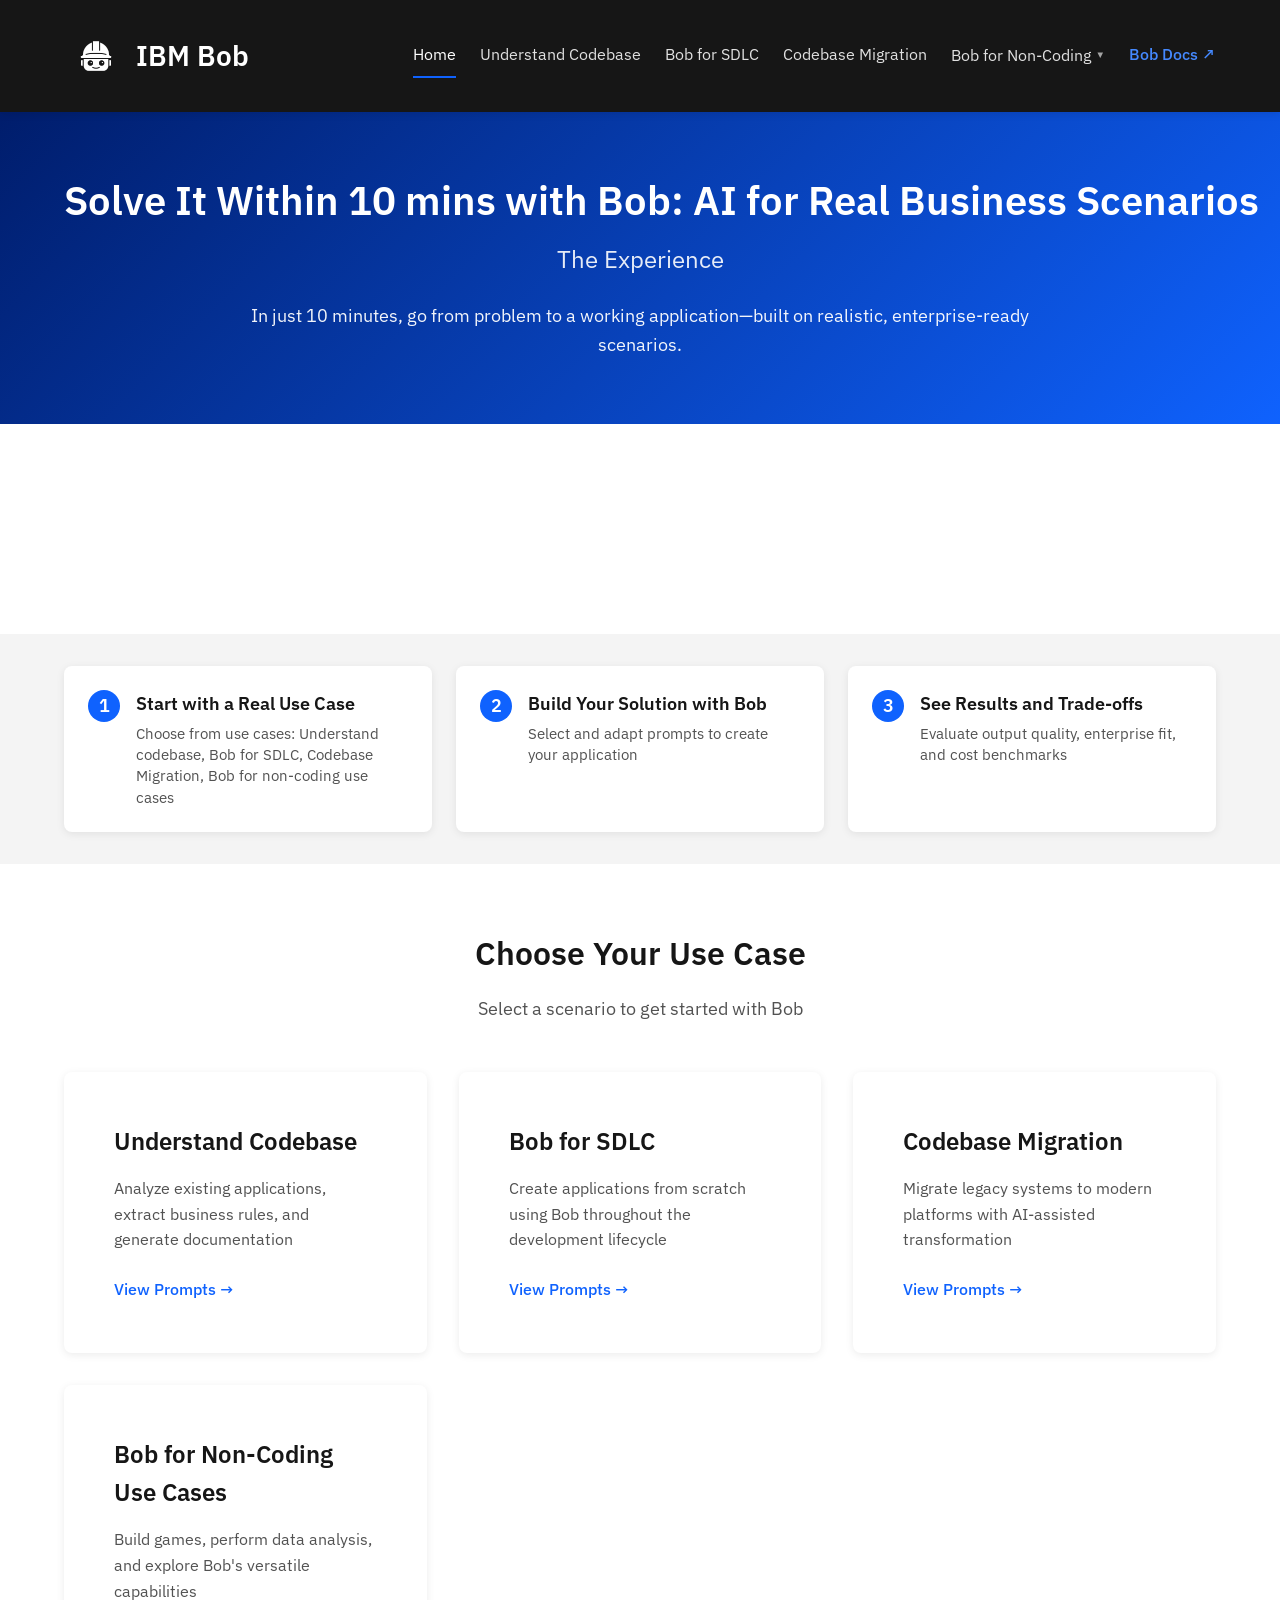
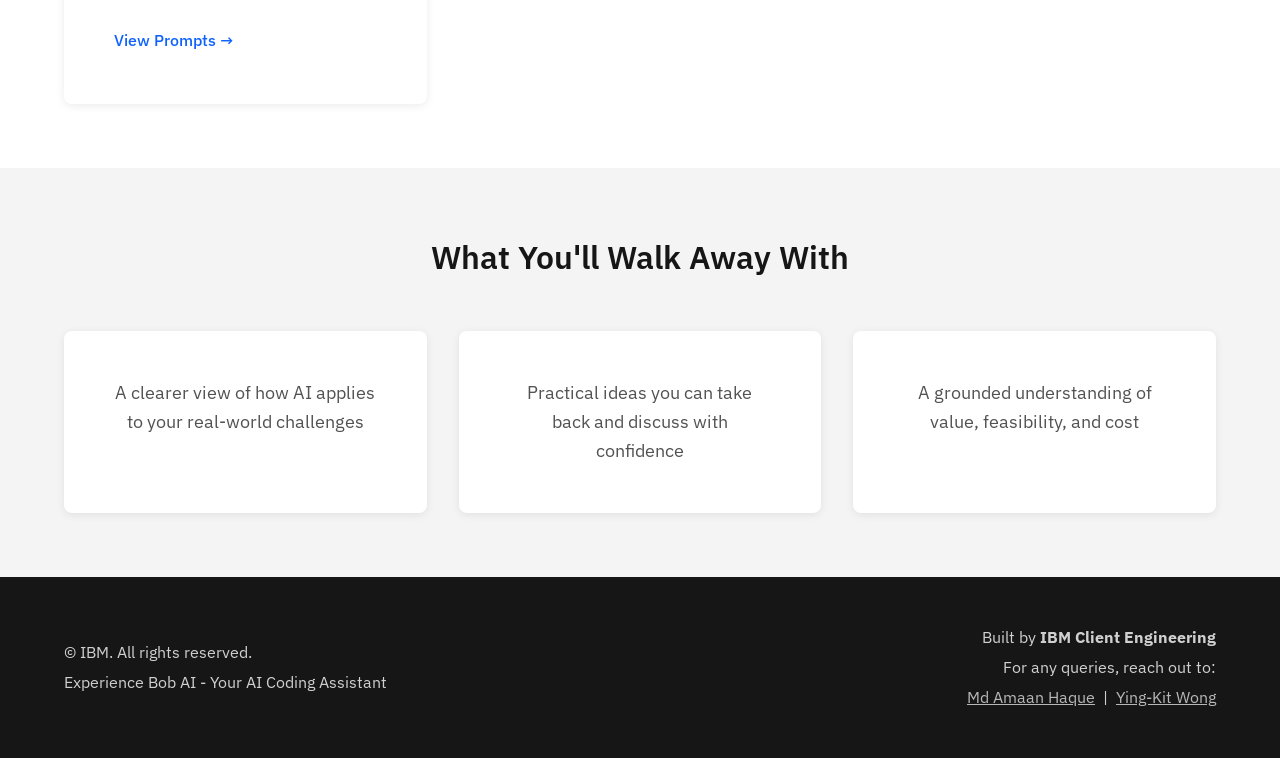
<file: index.html>
<!DOCTYPE html>
<html lang="en">
<head>
    <meta charset="UTF-8">
    <meta name="viewport" content="width=device-width, initial-scale=1.0">
    <title>Solve It Within 10 mins with Bob: AI for Real Business Scenarios</title>
    <link rel="stylesheet" href="styles.css">
    <link rel="preconnect" href="https://fonts.googleapis.com">
    <link rel="preconnect" href="https://fonts.gstatic.com" crossorigin>
    <link href="https://fonts.googleapis.com/css2?family=IBM+Plex+Sans:wght@300;400;500;600;700&display=swap" rel="stylesheet">
</head>
<body>
    <header class="header">
        <div class="container">
            <div class="header-content">
                <div class="logo">
                    <h1><a href="https://bob.ibm.com/" class="logo-link" target="_blank" rel="noopener"><img src="bob-icon.png" alt="Bob" class="logo-icon">IBM Bob</a></h1>
                </div>
                <nav class="nav">
                    <a href="index.html" class="nav-link active">Home</a>
                    <a href="use-case-1.html" class="nav-link">Understand Codebase</a>
                    <a href="use-case-2.html" class="nav-link">Bob for SDLC</a>
                    <a href="use-case-3.html" class="nav-link">Codebase Migration</a>
                    <div class="nav-dropdown">
                        <button class="nav-dropdown-toggle">Bob for Non-Coding <span class="dropdown-caret">&#9660;</span></button>
                        <div class="nav-dropdown-menu">
                            <div class="nav-dropdown-menu-inner">
                                <a href="use-case-4.html?tab=game" class="nav-dropdown-item">
                                    <span class="dropdown-item-label">4.1 Build a Game with Bob</span>
                                    <span class="dropdown-item-desc">Build arcade games and creative apps</span>
                                </a>
                                <a href="use-case-4.html?tab=data" class="nav-dropdown-item">
                                    <span class="dropdown-item-label">4.2 Exploratory Data Analysis &amp; Visualizations</span>
                                    <span class="dropdown-item-desc">Analyze data and generate interactive dashboards</span>
                                </a>
                                <a href="use-case-4.html?tab=music" class="nav-dropdown-item">
                                    <span class="dropdown-item-label">4.3 Bob Composes Music</span>
                                    <span class="dropdown-item-desc">Generate ambient, upbeat, or jazz music tracks</span>
                                </a>
                            </div>
                        </div>
                    </div>
                    <a href="https://bob.ibm.com/docs/ide" class="nav-link nav-link-docs" target="_blank" rel="noopener">Bob Docs ↗</a>
                </nav>
            </div>
        </div>
    </header>

    <main>
        <section class="hero">
            <div class="container">
                <h1 class="hero-title">Solve It Within 10 mins with Bob: AI for Real Business Scenarios</h1>
                <p class="hero-subtitle">The Experience</p>
                <p class="hero-description">
                    In just 10 minutes, go from problem to a working application—built on realistic, enterprise-ready scenarios.
                </p>
            </div>
        </section>

        <section class="bob-video-section">
            <div class="container">
                <div class="bob-video-wrapper">
                    <video class="bob-video-circle" autoplay loop muted playsinline>
                        <source src="bob-animation.mp4" type="video/mp4">
                    </video>
                </div>
            </div>
        </section>

        <section class="steps">
            <div class="container">
                <div class="steps-compact">
                    <div class="step-compact">
                        <span class="step-number-compact">1</span>
                        <div class="step-content-compact">
                            <h3>Start with a Real Use Case</h3>
                            <p>Choose from use cases: Understand codebase, Bob for SDLC, Codebase Migration, Bob for non-coding use cases</p>
                        </div>
                    </div>
                    <div class="step-compact">
                        <span class="step-number-compact">2</span>
                        <div class="step-content-compact">
                            <h3>Build Your Solution with Bob</h3>
                            <p>Select and adapt prompts to create your application</p>
                        </div>
                    </div>
                    <div class="step-compact">
                        <span class="step-number-compact">3</span>
                        <div class="step-content-compact">
                            <h3>See Results and Trade-offs</h3>
                            <p>Evaluate output quality, enterprise fit, and cost benchmarks</p>
                        </div>
                    </div>
                </div>
            </div>
        </section>

        <section class="use-cases">
            <div class="container">
                <h2 class="section-title">Choose Your Use Case</h2>
                <p class="section-subtitle">Select a scenario to get started with Bob</p>
                
                <div class="use-case-grid">
                    <a href="use-case-1.html" class="use-case-card">
                        <h3 class="use-case-title">Understand Codebase</h3>
                        <p class="use-case-description">
                            Analyze existing applications, extract business rules, and generate documentation
                        </p>
                        <span class="use-case-cta">View Prompts →</span>
                    </a>

                    <a href="use-case-2.html" class="use-case-card">
                        <h3 class="use-case-title">Bob for SDLC</h3>
                        <p class="use-case-description">
                            Create applications from scratch using Bob throughout the development lifecycle
                        </p>
                        <span class="use-case-cta">View Prompts →</span>
                    </a>

                    <a href="use-case-3.html" class="use-case-card">
                        <h3 class="use-case-title">Codebase Migration</h3>
                        <p class="use-case-description">
                            Migrate legacy systems to modern platforms with AI-assisted transformation
                        </p>
                        <span class="use-case-cta">View Prompts →</span>
                    </a>

                    <a href="use-case-4.html" class="use-case-card">
                        <h3 class="use-case-title">Bob for Non-Coding Use Cases</h3>
                        <p class="use-case-description">
                            Build games, perform data analysis, and explore Bob's versatile capabilities
                        </p>
                        <span class="use-case-cta">View Prompts →</span>
                    </a>
                </div>
            </div>
        </section>

        <section class="outcomes">
            <div class="container">
                <h2 class="section-title">What You'll Walk Away With</h2>
                <div class="outcomes-grid">
                    <div class="outcome-card">
                        <p>A clearer view of how AI applies to your real-world challenges</p>
                    </div>
                    <div class="outcome-card">
                        <p>Practical ideas you can take back and discuss with confidence</p>
                    </div>
                    <div class="outcome-card">
                        <p>A grounded understanding of value, feasibility, and cost</p>
                    </div>
                </div>
            </div>
        </section>
    </main>

    <footer class="footer">
        <div class="container">
            <div class="footer-left">
                <p>&copy; IBM. All rights reserved.</p>
                <p>Experience Bob AI - Your AI Coding Assistant</p>
            </div>
            <div class="footer-right">
                <p>Built by <strong>IBM Client Engineering</strong></p>
                <p>For any queries, reach out to:</p>
                <p>
                    <a href="mailto:md.amaan.haque@ibm.com" class="footer-link">Md Amaan Haque</a> &nbsp;|&nbsp;
                    <a href="mailto:yingkitw@ibm.com" class="footer-link">Ying-Kit Wong</a>
                </p>
            </div>
        </div>
    </footer>

    <script src="script.js"></script>
</body>
</html>
</file>
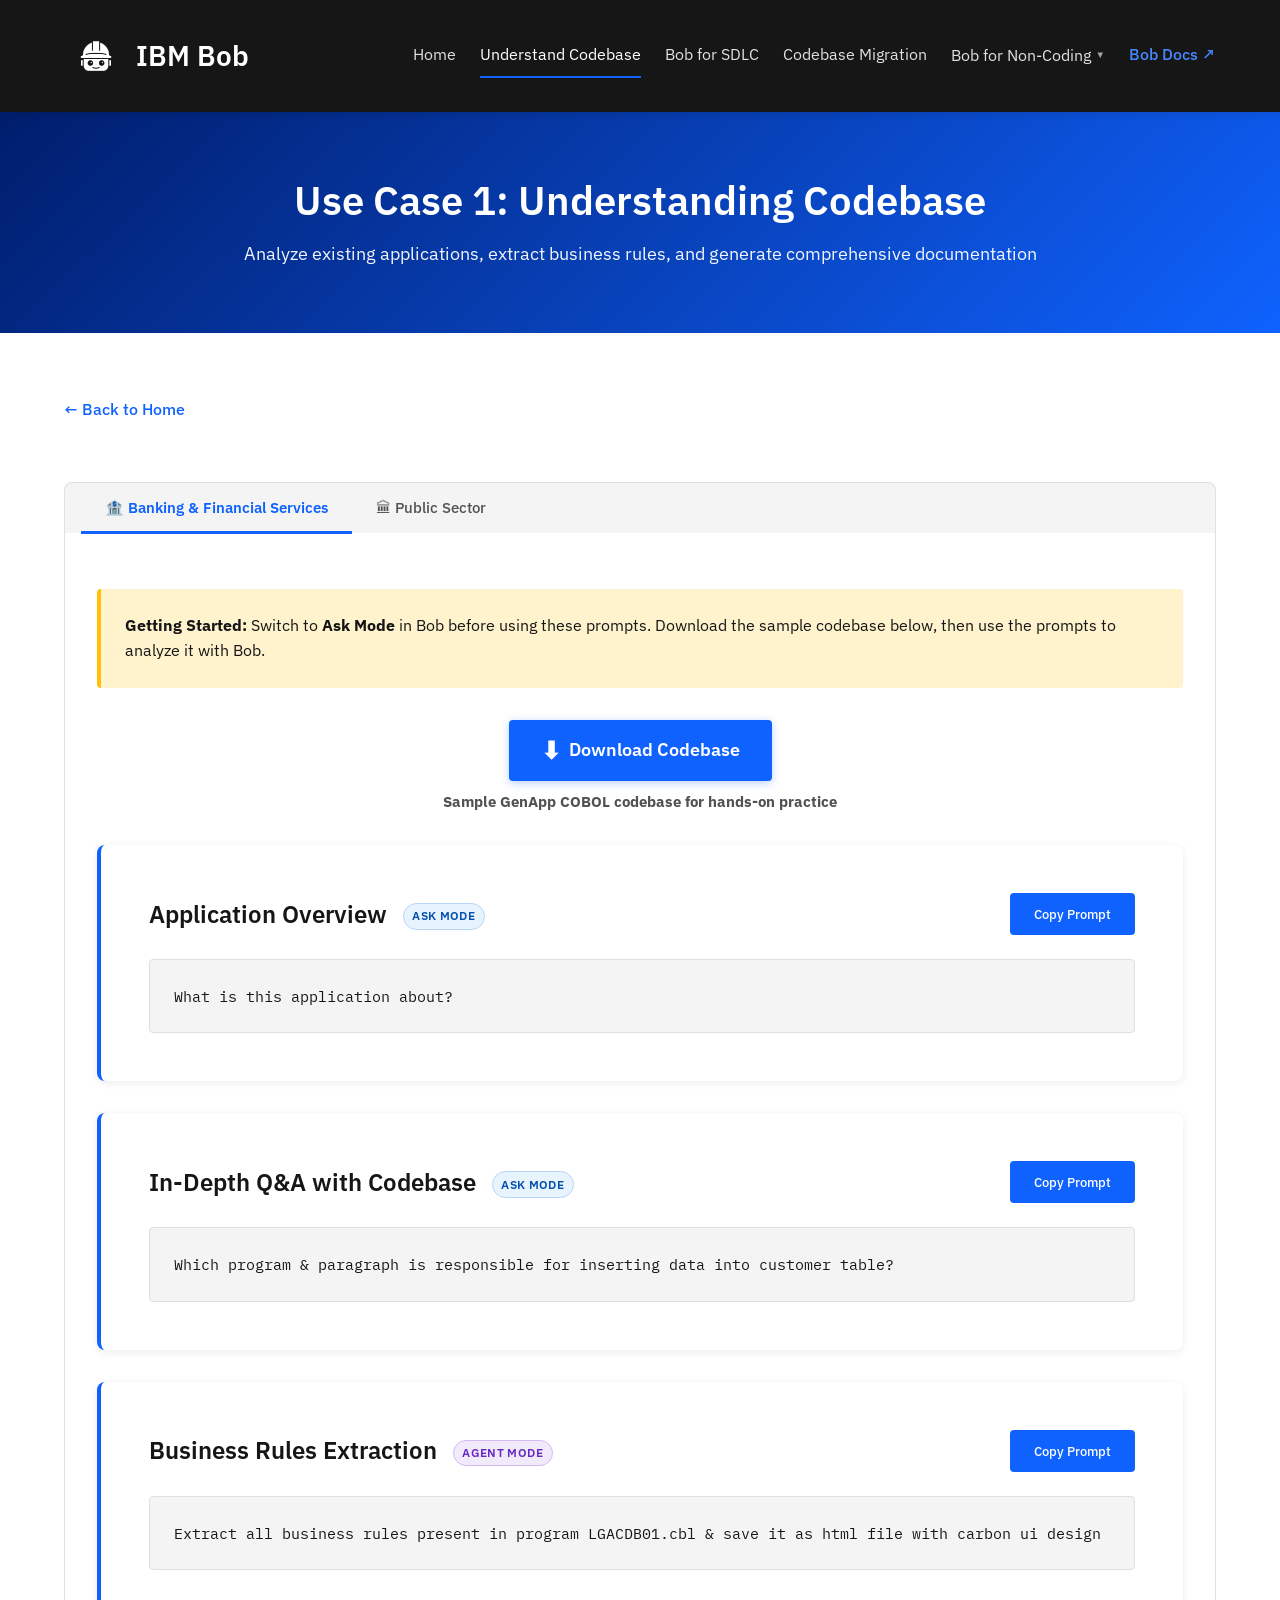
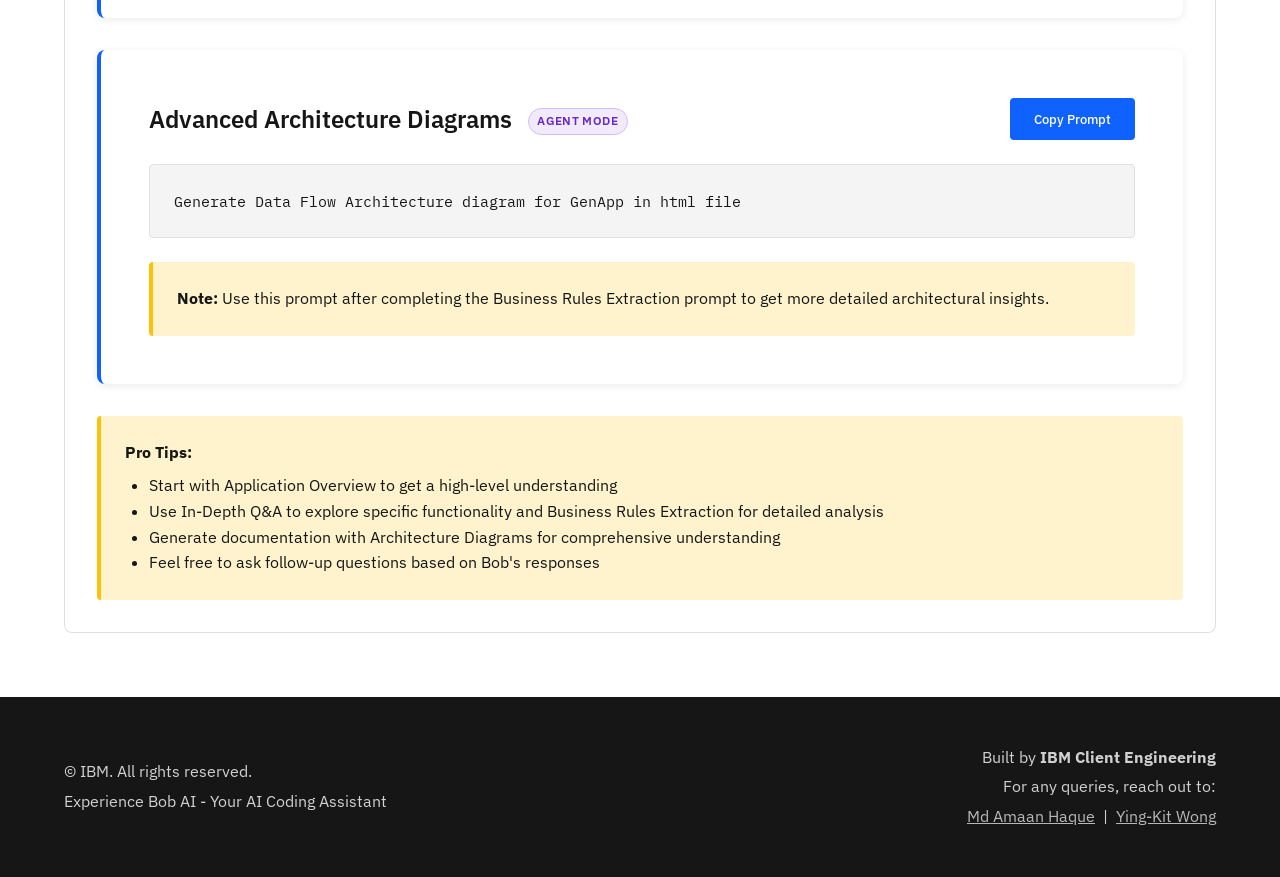
<file: use-case-1.html>
<!DOCTYPE html>
<html lang="en">
<head>
    <meta charset="UTF-8">
    <meta name="viewport" content="width=device-width, initial-scale=1.0">
    <title>Use Case 1: Understanding Codebase | Bob AI</title>
    <link rel="stylesheet" href="styles.css">
    <link rel="preconnect" href="https://fonts.googleapis.com">
    <link rel="preconnect" href="https://fonts.gstatic.com" crossorigin>
    <link href="https://fonts.googleapis.com/css2?family=IBM+Plex+Sans:wght@300;400;500;600;700&family=IBM+Plex+Mono:wght@400;500&display=swap" rel="stylesheet">
</head>
<body>
    <header class="header">
        <div class="container">
            <div class="header-content">
                <div class="logo">
                    <h1><a href="https://bob.ibm.com/" class="logo-link" target="_blank" rel="noopener"><img src="bob-icon.png" alt="Bob" class="logo-icon">IBM Bob</a></h1>
                </div>
                <nav class="nav">
                    <a href="index.html" class="nav-link">Home</a>
                    <a href="use-case-1.html" class="nav-link active">Understand Codebase</a>
                    <a href="use-case-2.html" class="nav-link">Bob for SDLC</a>
                    <a href="use-case-3.html" class="nav-link">Codebase Migration</a>
                    <div class="nav-dropdown">
                        <button class="nav-dropdown-toggle">Bob for Non-Coding <span class="dropdown-caret">&#9660;</span></button>
                        <div class="nav-dropdown-menu">
                            <div class="nav-dropdown-menu-inner">
                                <a href="use-case-4.html?tab=game" class="nav-dropdown-item">
                                    <span class="dropdown-item-label">4.1 Build a Game with Bob</span>
                                    <span class="dropdown-item-desc">Build arcade games and creative apps</span>
                                </a>
                                <a href="use-case-4.html?tab=data" class="nav-dropdown-item">
                                    <span class="dropdown-item-label">4.2 Exploratory Data Analysis &amp; Visualizations</span>
                                    <span class="dropdown-item-desc">Analyze data and generate interactive dashboards</span>
                                </a>
                                <a href="use-case-4.html?tab=music" class="nav-dropdown-item">
                                    <span class="dropdown-item-label">4.3 Bob Composes Music</span>
                                    <span class="dropdown-item-desc">Generate ambient, upbeat, or jazz music tracks</span>
                                </a>
                            </div>
                        </div>
                    </div>
                    <a href="https://bob.ibm.com/docs/ide" class="nav-link nav-link-docs" target="_blank" rel="noopener">Bob Docs ↗</a>
                </nav>
            </div>
        </div>
    </header>

    <main>
        <section class="hero">
            <div class="container">
                <h1 class="hero-title">Use Case 1: Understanding Codebase</h1>
                <p class="hero-description">
                    Analyze existing applications, extract business rules, and generate comprehensive documentation
                </p>
            </div>
        </section>

        <section class="prompt-section">
            <div class="container">
                <a href="index.html" class="back-link">← Back to Home</a>

                <!-- Industry Tabs -->
                <div class="sub-tabs industry-tabs">
                    <button class="sub-tab-btn active" data-tab="uc1-banking">🏦 Banking &amp; Financial Services</button>
                    <button class="sub-tab-btn" data-tab="uc1-publicsector">🏛 Public Sector</button>
                </div>

                <!-- ── TAB: Banking & Financial Services ── -->
                <div class="sub-tab-panel active" id="uc1-banking">
                    <div class="prompt-note">
                        <strong>Getting Started:</strong> Switch to <strong>Ask Mode</strong> in Bob before using these prompts. Download the sample codebase below, then use the prompts to analyze it with Bob.
                    </div>

                    <!-- Download Codebase Button -->
                    <div style="text-align: center; margin: 2rem 0;">
                        <a href="assets/GenApp.zip" download="GenApp.zip" class="download-btn">
                            <span class="download-icon">⬇</span> Download Codebase
                        </a>
                        <p style="margin-top: 0.5rem; color: var(--gray-70); font-size: 0.95rem;">
                            <strong>Sample GenApp COBOL codebase for hands-on practice</strong>
                        </p>
                    </div>

                    <!-- Prompt 1 -->
                    <div class="prompt-card">
                        <div class="prompt-header">
                            <h2 class="prompt-title">Application Overview <span class="mode-badge mode-badge-ask" title="Use Ask Mode in Bob for this prompt">Ask Mode</span></h2>
                            <button class="copy-btn" data-prompt="prompt-1-1">Copy Prompt</button>
                        </div>
                        <div class="prompt-content" id="prompt-1-1">What is this application about?</div>
                    </div>

                    <!-- Prompt 2 -->
                    <div class="prompt-card">
                        <div class="prompt-header">
                            <h2 class="prompt-title">In-Depth Q&amp;A with Codebase <span class="mode-badge mode-badge-ask" title="Use Ask Mode in Bob for this prompt">Ask Mode</span></h2>
                            <button class="copy-btn" data-prompt="prompt-1-2">Copy Prompt</button>
                        </div>
                        <div class="prompt-content" id="prompt-1-2">Which program &amp; paragraph is responsible for inserting data into customer table?</div>
                    </div>

                    <!-- Prompt 3 -->
                    <div class="prompt-card">
                        <div class="prompt-header">
                            <h2 class="prompt-title">Business Rules Extraction <span class="mode-badge mode-badge-agent" title="Use Agent Mode in Bob for this prompt">Agent Mode</span></h2>
                            <button class="copy-btn" data-prompt="prompt-1-3">Copy Prompt</button>
                        </div>
                        <div class="prompt-content" id="prompt-1-3">Extract all business rules present in program LGACDB01.cbl &amp; save it as html file with carbon ui design</div>
                    </div>

                    <!-- Prompt 4 -->
                    <div class="prompt-card">
                        <div class="prompt-header">
                            <h2 class="prompt-title">Advanced Architecture Diagrams <span class="mode-badge mode-badge-agent" title="Use Agent Mode in Bob for this prompt">Agent Mode</span></h2>
                            <button class="copy-btn" data-prompt="prompt-1-4a">Copy Prompt</button>
                        </div>
                        <div class="prompt-content" id="prompt-1-4a">Generate Data Flow Architecture diagram for GenApp in html file</div>
                        <div class="prompt-note">
                            <strong>Note:</strong> Use this prompt after completing the Business Rules Extraction prompt to get more detailed architectural insights.
                        </div>
                    </div>

                    <div class="prompt-note" style="margin-top: 2rem;">
                        <strong>Pro Tips:</strong>
                        <ul style="margin-top: 0.5rem; padding-left: 1.5rem;">
                            <li>Start with Application Overview to get a high-level understanding</li>
                            <li>Use In-Depth Q&A to explore specific functionality and Business Rules Extraction for detailed analysis</li>
                            <li>Generate documentation with Architecture Diagrams for comprehensive understanding</li>
                            <li>Feel free to ask follow-up questions based on Bob's responses</li>
                        </ul>
                    </div>
                </div>

                <!-- ── TAB: Public Sector ── -->
                <div class="sub-tab-panel" id="uc1-publicsector">
                    <div class="prompt-note">
                        <strong>Getting Started:</strong> Switch to <strong>Ask Mode</strong> in Bob before using these prompts. Download the sample codebase below, then use the prompts to analyze it with Bob.
                    </div>

                    <!-- Download Codebase Button -->
                    <div style="text-align: center; margin: 2rem 0;">
                        <a href="assets/CitizenServicesApp.zip" download="CitizenServicesApp.zip" class="download-btn">
                            <span class="download-icon">⬇</span> Download Codebase
                        </a>
                        <p style="margin-top: 0.5rem; color: var(--gray-70); font-size: 0.95rem;">
                            <strong>CitizenServicesApp — Java 8 Public Sector portal for hands-on practice</strong>
                        </p>
                    </div>

                    <!-- Prompt 1 -->
                    <div class="prompt-card">
                        <div class="prompt-header">
                            <h2 class="prompt-title">Application Overview <span class="mode-badge mode-badge-ask" title="Use Ask Mode in Bob for this prompt">Ask Mode</span></h2>
                            <button class="copy-btn" data-prompt="ps-prompt-1-1">Copy Prompt</button>
                        </div>
                        <div class="prompt-content" id="ps-prompt-1-1">What is this application about?</div>
                    </div>

                    <!-- Prompt 2 -->
                    <div class="prompt-card">
                        <div class="prompt-header">
                            <h2 class="prompt-title">In-Depth Q&amp;A with Codebase <span class="mode-badge mode-badge-ask" title="Use Ask Mode in Bob for this prompt">Ask Mode</span></h2>
                            <button class="copy-btn" data-prompt="ps-prompt-1-2">Copy Prompt</button>
                        </div>
                        <div class="prompt-content" id="ps-prompt-1-2">Which class and method is responsible for validating and submitting a new citizen service request? Walk me through the business rules it enforces.</div>
                    </div>

                    <!-- Prompt 3 -->
                    <div class="prompt-card">
                        <div class="prompt-header">
                            <h2 class="prompt-title">Business Rules Extraction <span class="mode-badge mode-badge-agent" title="Use Agent Mode in Bob for this prompt">Agent Mode</span></h2>
                            <button class="copy-btn" data-prompt="ps-prompt-1-3">Copy Prompt</button>
                        </div>
                        <div class="prompt-content" id="ps-prompt-1-3">Extract all business rules present in ServiceRequestService.java &amp; CitizenService.java and save them as an HTML file with Carbon UI design</div>
                    </div>

                    <!-- Prompt 4 -->
                    <div class="prompt-card">
                        <div class="prompt-header">
                            <h2 class="prompt-title">Advanced Architecture Diagrams <span class="mode-badge mode-badge-agent" title="Use Agent Mode in Bob for this prompt">Agent Mode</span></h2>
                            <button class="copy-btn" data-prompt="ps-prompt-1-4">Copy Prompt</button>
                        </div>
                        <div class="prompt-content" id="ps-prompt-1-4">Generate a Data Flow Architecture diagram for CitizenServicesApp showing how a citizen service request flows from submission through officer review to resolution. Save it as an HTML file.</div>
                        <div class="prompt-note">
                            <strong>Note:</strong> Use this prompt after completing the Business Rules Extraction prompt to get more detailed architectural insights.
                        </div>
                    </div>

                    <div class="prompt-note" style="margin-top: 2rem;">
                        <strong>Pro Tips:</strong>
                        <ul style="margin-top: 0.5rem; padding-left: 1.5rem;">
                            <li>Start with Application Overview to get a high-level understanding of the citizen portal</li>
                            <li>Use In-Depth Q&A to explore the service request workflow and business rule enforcement</li>
                            <li>Generate documentation with Architecture Diagrams for end-to-end request lifecycle visibility</li>
                            <li>Feel free to ask follow-up questions based on Bob's responses</li>
                        </ul>
                    </div>
                </div>

            </div>
        </section>
    </main>

    <footer class="footer">
        <div class="container">
            <div class="footer-left">
                <p>&copy; IBM. All rights reserved.</p>
                <p>Experience Bob AI - Your AI Coding Assistant</p>
            </div>
            <div class="footer-right">
                <p>Built by <strong>IBM Client Engineering</strong></p>
                <p>For any queries, reach out to:</p>
                <p>
                    <a href="mailto:md.amaan.haque@ibm.com" class="footer-link">Md Amaan Haque</a> &nbsp;|&nbsp;
                    <a href="mailto:yingkitw@ibm.com" class="footer-link">Ying-Kit Wong</a>
                </p>
            </div>
        </div>
    </footer>

    <script src="script.js"></script>
    <script>
        (function () {
            var param = new URLSearchParams(window.location.search).get('industry');
            function activateIndustryTab(tabId) {
                document.querySelectorAll('.industry-tabs .sub-tab-btn').forEach(function (b) {
                    b.classList.toggle('active', b.getAttribute('data-tab') === tabId);
                });
                document.querySelectorAll('#uc1-banking, #uc1-publicsector').forEach(function (p) {
                    p.classList.toggle('active', p.id === tabId);
                });
            }
            document.querySelectorAll('.industry-tabs .sub-tab-btn').forEach(function (btn) {
                btn.addEventListener('click', function () { activateIndustryTab(this.getAttribute('data-tab')); });
            });
            if (param === 'publicsector') activateIndustryTab('uc1-publicsector');
        })();
    </script>
</body>
</html>
</file>
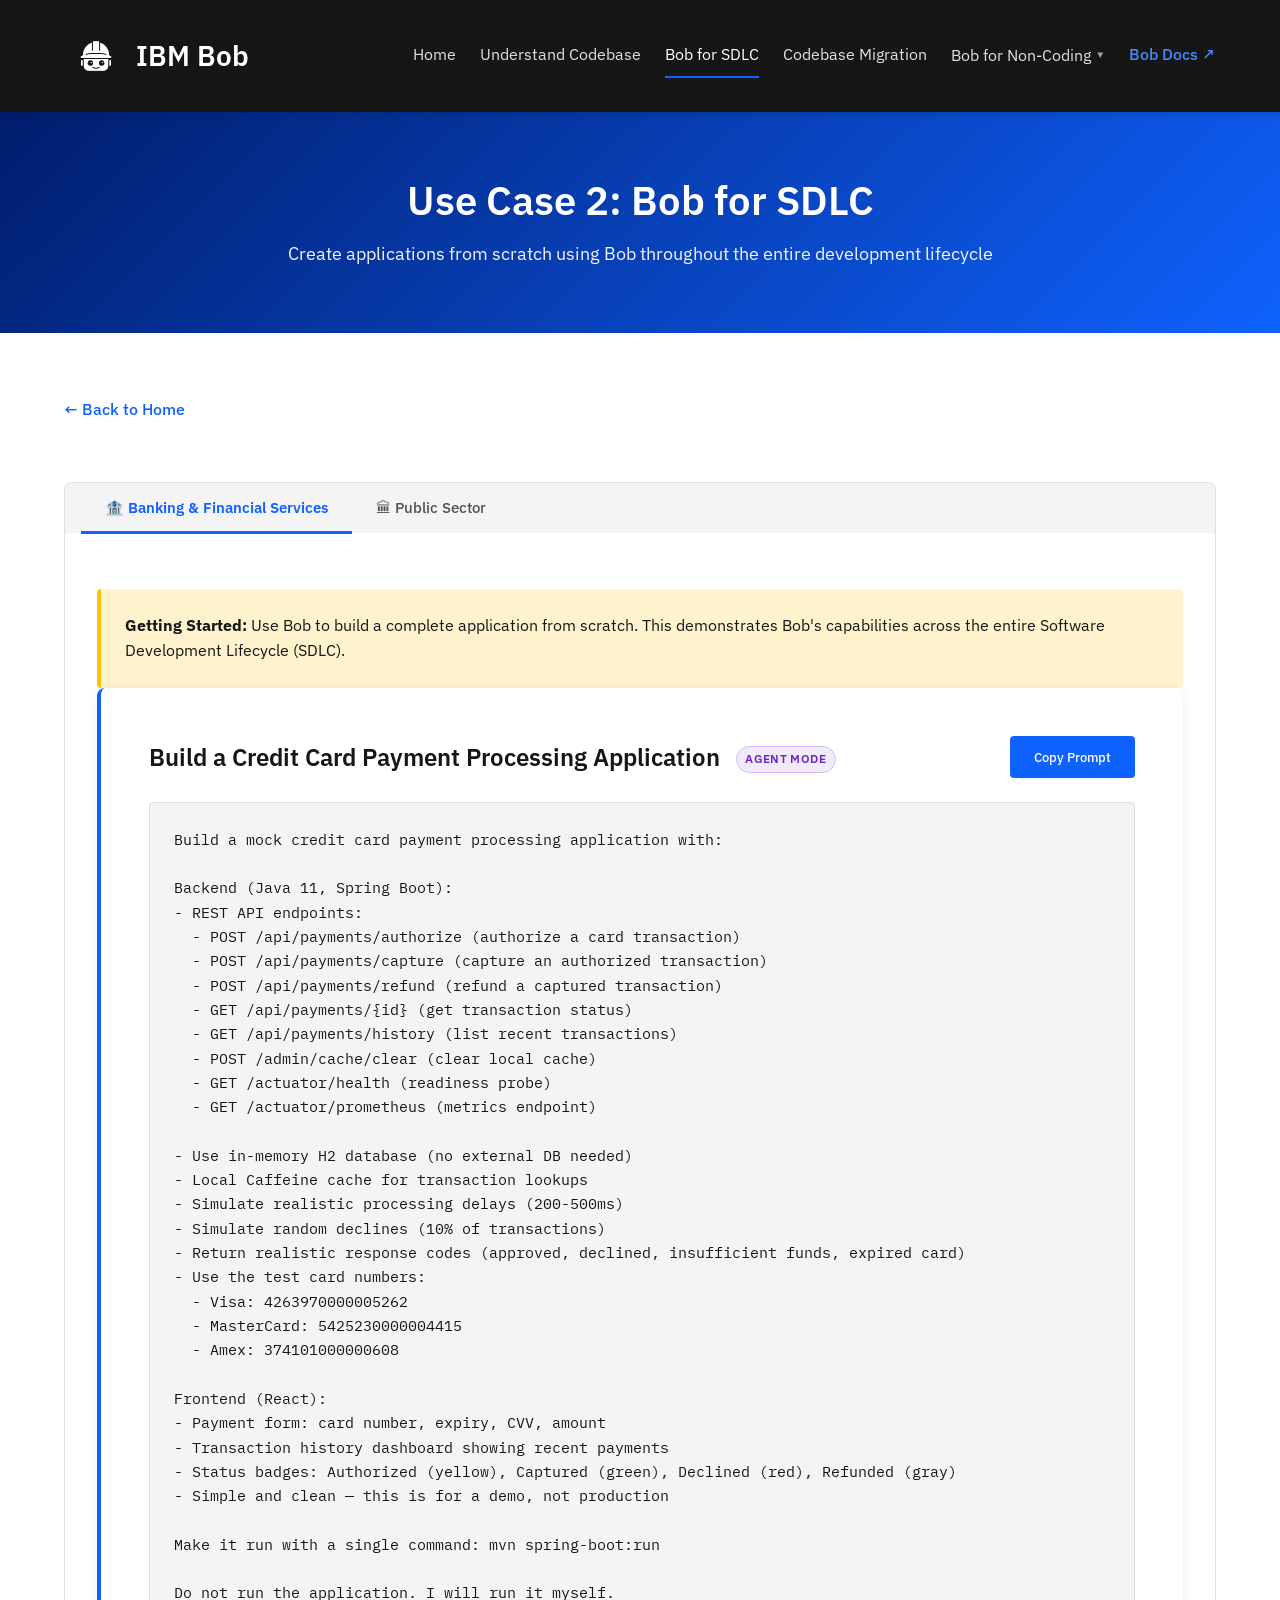
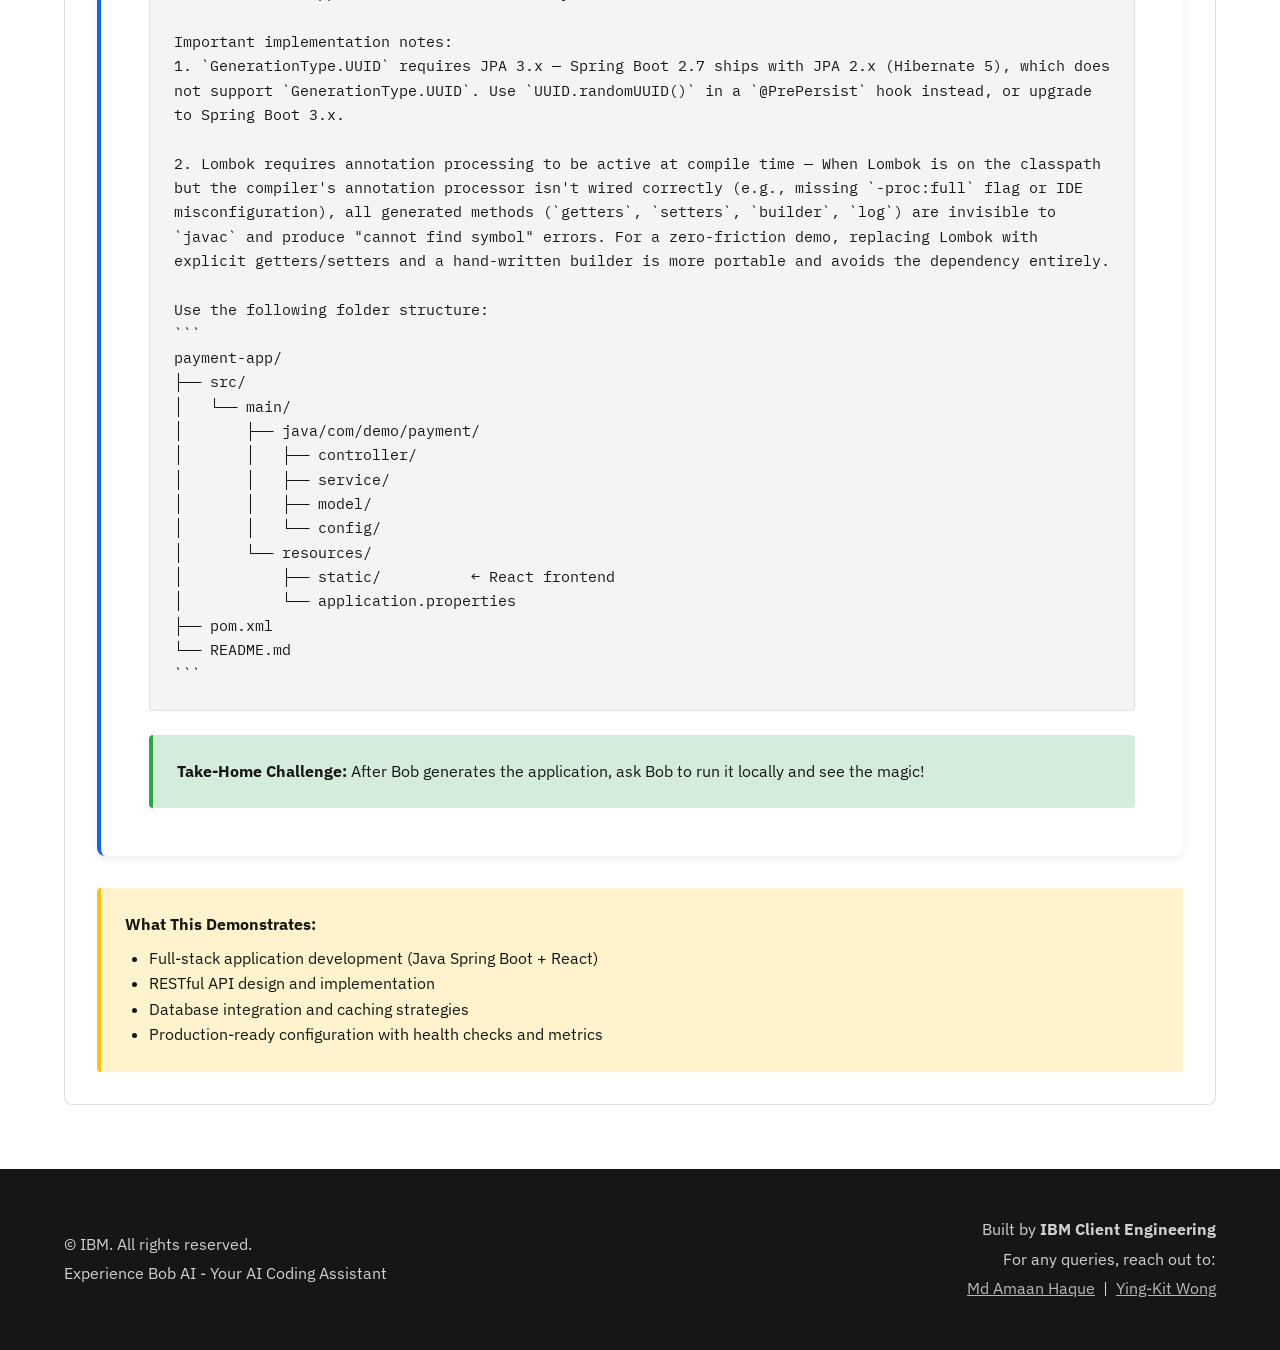
<file: use-case-2.html>
<!DOCTYPE html>
<html lang="en">
<head>
    <meta charset="UTF-8">
    <meta name="viewport" content="width=device-width, initial-scale=1.0">
    <title>Use Case 2: SDLC Development | Bob AI</title>
    <link rel="stylesheet" href="styles.css">
    <link rel="preconnect" href="https://fonts.googleapis.com">
    <link rel="preconnect" href="https://fonts.gstatic.com" crossorigin>
    <link href="https://fonts.googleapis.com/css2?family=IBM+Plex+Sans:wght@300;400;500;600;700&family=IBM+Plex+Mono:wght@400;500&display=swap" rel="stylesheet">
</head>
<body>
    <header class="header">
        <div class="container">
            <div class="header-content">
                <div class="logo">
                    <h1><a href="https://bob.ibm.com/" class="logo-link" target="_blank" rel="noopener"><img src="bob-icon.png" alt="Bob" class="logo-icon">IBM Bob</a></h1>
                </div>
                <nav class="nav">
                    <a href="index.html" class="nav-link">Home</a>
                    <a href="use-case-1.html" class="nav-link">Understand Codebase</a>
                    <a href="use-case-2.html" class="nav-link active">Bob for SDLC</a>
                    <a href="use-case-3.html" class="nav-link">Codebase Migration</a>
                    <div class="nav-dropdown">
                        <button class="nav-dropdown-toggle">Bob for Non-Coding <span class="dropdown-caret">&#9660;</span></button>
                        <div class="nav-dropdown-menu">
                            <div class="nav-dropdown-menu-inner">
                                <a href="use-case-4.html?tab=game" class="nav-dropdown-item">
                                    <span class="dropdown-item-label">4.1 Build a Game with Bob</span>
                                    <span class="dropdown-item-desc">Build arcade games and creative apps</span>
                                </a>
                                <a href="use-case-4.html?tab=data" class="nav-dropdown-item">
                                    <span class="dropdown-item-label">4.2 Exploratory Data Analysis &amp; Visualizations</span>
                                    <span class="dropdown-item-desc">Analyze data and generate interactive dashboards</span>
                                </a>
                                <a href="use-case-4.html?tab=music" class="nav-dropdown-item">
                                    <span class="dropdown-item-label">4.3 Bob Composes Music</span>
                                    <span class="dropdown-item-desc">Generate ambient, upbeat, or jazz music tracks</span>
                                </a>
                            </div>
                        </div>
                    </div>
                    <a href="https://bob.ibm.com/docs/ide" class="nav-link nav-link-docs" target="_blank" rel="noopener">Bob Docs ↗</a>
                </nav>
            </div>
        </div>
    </header>

    <main>
        <section class="hero">
            <div class="container">
                <h1 class="hero-title">Use Case 2: Bob for SDLC</h1>
                <p class="hero-description">
                    Create applications from scratch using Bob throughout the entire development lifecycle
                </p>
            </div>
        </section>

        <section class="prompt-section">
            <div class="container">
                <a href="index.html" class="back-link">← Back to Home</a>

                <!-- Industry Tabs -->
                <div class="sub-tabs industry-tabs">
                    <button class="sub-tab-btn active" data-tab="uc2-banking">🏦 Banking &amp; Financial Services</button>
                    <button class="sub-tab-btn" data-tab="uc2-publicsector">🏛 Public Sector</button>
                </div>

                <!-- ── TAB: Banking & Financial Services ── -->
                <div class="sub-tab-panel active" id="uc2-banking">
                    <div class="prompt-note">
                        <strong>Getting Started:</strong> Use Bob to build a complete application from scratch. This demonstrates Bob's capabilities across the entire Software Development Lifecycle (SDLC).
                    </div>

                    <!-- Prompt: Build Payment Processing Application -->
                    <div class="prompt-card">
                        <div class="prompt-header">
                            <h2 class="prompt-title">Build a Credit Card Payment Processing Application <span class="mode-badge mode-badge-agent" title="Use Agent Mode in Bob for this prompt">Agent Mode</span></h2>
                            <button class="copy-btn" data-prompt="prompt-sdlc-1">Copy Prompt</button>
                        </div>
                        <div class="prompt-content" id="prompt-sdlc-1">Build a mock credit card payment processing application with:

Backend (Java 11, Spring Boot):
- REST API endpoints:
  - POST /api/payments/authorize (authorize a card transaction)
  - POST /api/payments/capture (capture an authorized transaction)
  - POST /api/payments/refund (refund a captured transaction)
  - GET /api/payments/{id} (get transaction status)
  - GET /api/payments/history (list recent transactions)
  - POST /admin/cache/clear (clear local cache)
  - GET /actuator/health (readiness probe)
  - GET /actuator/prometheus (metrics endpoint)

- Use in-memory H2 database (no external DB needed)
- Local Caffeine cache for transaction lookups
- Simulate realistic processing delays (200-500ms)
- Simulate random declines (10% of transactions)
- Return realistic response codes (approved, declined, insufficient funds, expired card)
- Use the test card numbers:
  - Visa: 4263970000005262
  - MasterCard: 5425230000004415
  - Amex: 374101000000608

Frontend (React):
- Payment form: card number, expiry, CVV, amount
- Transaction history dashboard showing recent payments
- Status badges: Authorized (yellow), Captured (green), Declined (red), Refunded (gray)
- Simple and clean — this is for a demo, not production

Make it run with a single command: mvn spring-boot:run

Do not run the application. I will run it myself.

Important implementation notes:
1. `GenerationType.UUID` requires JPA 3.x — Spring Boot 2.7 ships with JPA 2.x (Hibernate 5), which does not support `GenerationType.UUID`. Use `UUID.randomUUID()` in a `@PrePersist` hook instead, or upgrade to Spring Boot 3.x.

2. Lombok requires annotation processing to be active at compile time — When Lombok is on the classpath but the compiler's annotation processor isn't wired correctly (e.g., missing `-proc:full` flag or IDE misconfiguration), all generated methods (`getters`, `setters`, `builder`, `log`) are invisible to `javac` and produce "cannot find symbol" errors. For a zero-friction demo, replacing Lombok with explicit getters/setters and a hand-written builder is more portable and avoids the dependency entirely.

Use the following folder structure:
```
payment-app/
├── src/
│   └── main/
│       ├── java/com/demo/payment/
│       │   ├── controller/
│       │   ├── service/
│       │   ├── model/
│       │   └── config/
│       └── resources/
│           ├── static/          ← React frontend
│           └── application.properties
├── pom.xml
└── README.md
```</div>
                        <div class="prompt-note bonus-challenge">
                            <strong>Take-Home Challenge:</strong> After Bob generates the application, ask Bob to run it locally and see the magic!
                        </div>
                    </div>

                    <div class="prompt-note" style="margin-top: 2rem;">
                        <strong>What This Demonstrates:</strong>
                        <ul style="margin-top: 0.5rem; padding-left: 1.5rem;">
                            <li>Full-stack application development (Java Spring Boot + React)</li>
                            <li>RESTful API design and implementation</li>
                            <li>Database integration and caching strategies</li>
                            <li>Production-ready configuration with health checks and metrics</li>
                        </ul>
                    </div>
                </div>

                <!-- ── TAB: Public Sector ── -->
                <div class="sub-tab-panel" id="uc2-publicsector">
                    <div class="prompt-note">
                        <strong>Getting Started:</strong> Use Bob to build a government backend service from scratch — then use the bonus prompt to run it and add a UI. This demonstrates Bob's capabilities across the Software Development Lifecycle (SDLC) for a public sector scenario.
                    </div>

                    <!-- Prompt: Build Citizen Service Request -->
                    <div class="prompt-card">
                        <div class="prompt-header">
                            <h2 class="prompt-title">Build a Citizen Service Request <span class="mode-badge mode-badge-agent" title="Use Agent Mode in Bob for this prompt">Agent Mode</span></h2>
                            <button class="copy-btn" data-prompt="ps-prompt-sdlc-1">Copy Prompt</button>
                        </div>
                        <div class="prompt-content" id="ps-prompt-sdlc-1">Build a mock Citizen Service Request application for a government agency using Java 17 and Spring Boot 3.

Backend (Java 17, Spring Boot 3):
- REST API endpoints:
  - POST /api/citizens — register a new citizen (nationalId, fullName, dateOfBirth, email)
  - GET /api/citizens/lookup?nationalId=XXX — look up citizen by national ID
  - POST /api/requests — submit a service request (citizenId, serviceType, description)
  - GET /api/requests/{id} — get request status
  - PATCH /api/requests/{id}/status — officer updates request status (body: status, officer, remarks)
  - GET /api/requests/dashboard — returns count of requests per status

- Service request types: PASSPORT_APPLICATION, BIRTH_CERTIFICATE, DRIVING_LICENCE_RENEWAL, SOCIAL_BENEFIT_CLAIM, TAX_FILING, VOTER_REGISTRATION
- Business rules to enforce:
  - National ID must be unique and exactly 12 uppercase alphanumeric characters
  - Only ACTIVE citizens can submit requests
  - Status workflow: SUBMITTED → UNDER_REVIEW → APPROVED | REJECTED (no skipping steps)
  - resolvedAt is auto-set when status reaches APPROVED or REJECTED
- Use in-memory H2 database — no external DB needed
- Seed 3 demo citizens and 4 service requests in various states on startup

Frontend (React):
- Citizen registration form and national ID lookup
- Service request submission form with dropdown for request type
- Officer dashboard: table of all pending requests with status update controls
- Status badges: Submitted (blue), Under Review (yellow), Approved (green), Rejected (red)
- Simple and clean — this is for a demo, not production

Make it run with a single command: mvn spring-boot:run
Do not run the application. I will run it myself.</div>
                        <div class="prompt-note bonus-challenge">
                            <strong>Take-Home Challenge:</strong> After Bob generates the application, ask Bob to run it locally and see the magic!
                        </div>
                    </div>

                    <div class="prompt-note" style="margin-top: 2rem;">
                        <strong>What This Demonstrates:</strong>
                        <ul style="margin-top: 0.5rem; padding-left: 1.5rem;">
                            <li>Full-stack application development (Java Spring Boot + React)</li>
                            <li>Government-style workflow with status lifecycle and business rule enforcement</li>
                            <li>RESTful API design covering citizen and officer personas</li>
                            <li>H2 in-memory database with seeded demo data — ready to explore immediately</li>
                            <li>Production-ready configuration with health checks</li>
                        </ul>
                    </div>
                </div>

            </div>
        </section>
    </main>

    <footer class="footer">
        <div class="container">
            <div class="footer-left">
                <p>&copy; IBM. All rights reserved.</p>
                <p>Experience Bob AI - Your AI Coding Assistant</p>
            </div>
            <div class="footer-right">
                <p>Built by <strong>IBM Client Engineering</strong></p>
                <p>For any queries, reach out to:</p>
                <p>
                    <a href="mailto:md.amaan.haque@ibm.com" class="footer-link">Md Amaan Haque</a> &nbsp;|&nbsp;
                    <a href="mailto:yingkitw@ibm.com" class="footer-link">Ying-Kit Wong</a>
                </p>
            </div>
        </div>
    </footer>

    <script src="script.js"></script>
    <script>
        (function () {
            var param = new URLSearchParams(window.location.search).get('industry');
            function activateIndustryTab(tabId) {
                document.querySelectorAll('.industry-tabs .sub-tab-btn').forEach(function (b) {
                    b.classList.toggle('active', b.getAttribute('data-tab') === tabId);
                });
                document.querySelectorAll('#uc2-banking, #uc2-publicsector').forEach(function (p) {
                    p.classList.toggle('active', p.id === tabId);
                });
            }
            document.querySelectorAll('.industry-tabs .sub-tab-btn').forEach(function (btn) {
                btn.addEventListener('click', function () { activateIndustryTab(this.getAttribute('data-tab')); });
            });
            if (param === 'publicsector') activateIndustryTab('uc2-publicsector');
        })();
    </script>
</body>
</html>
</file>
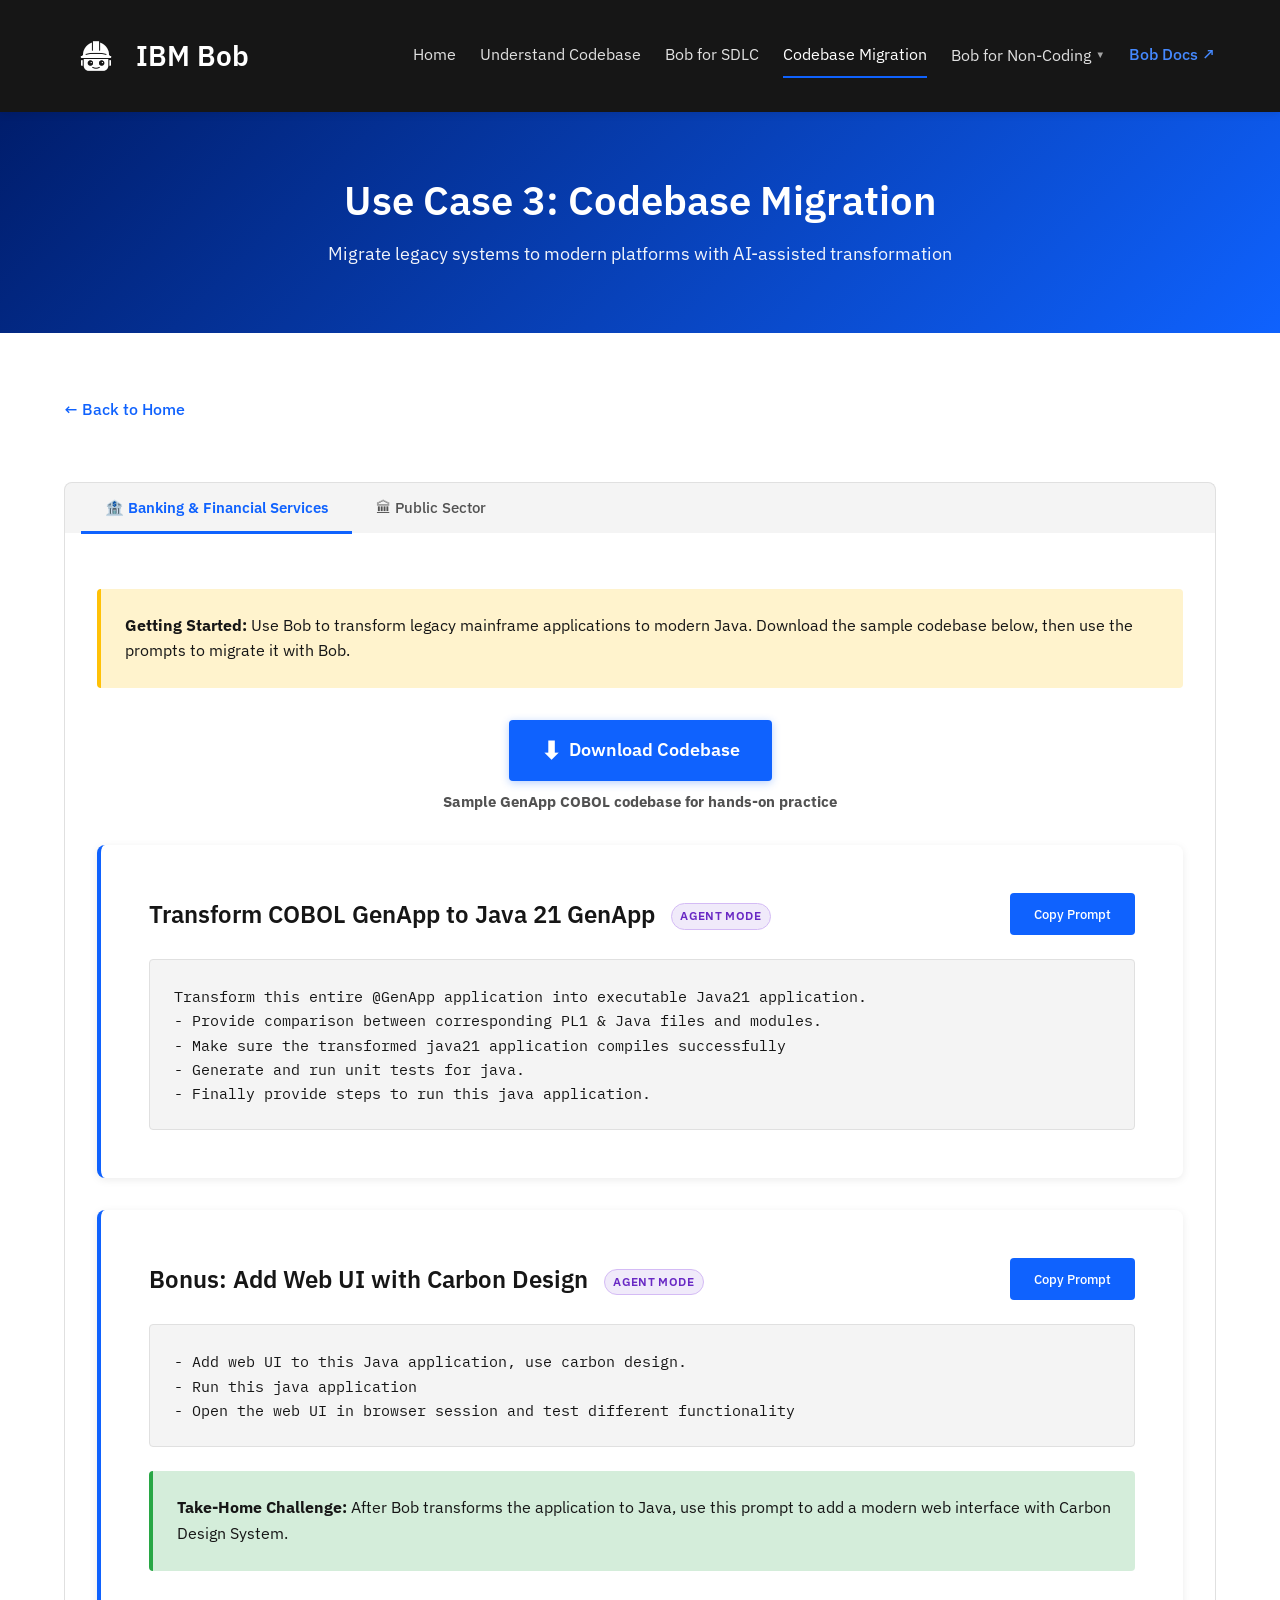
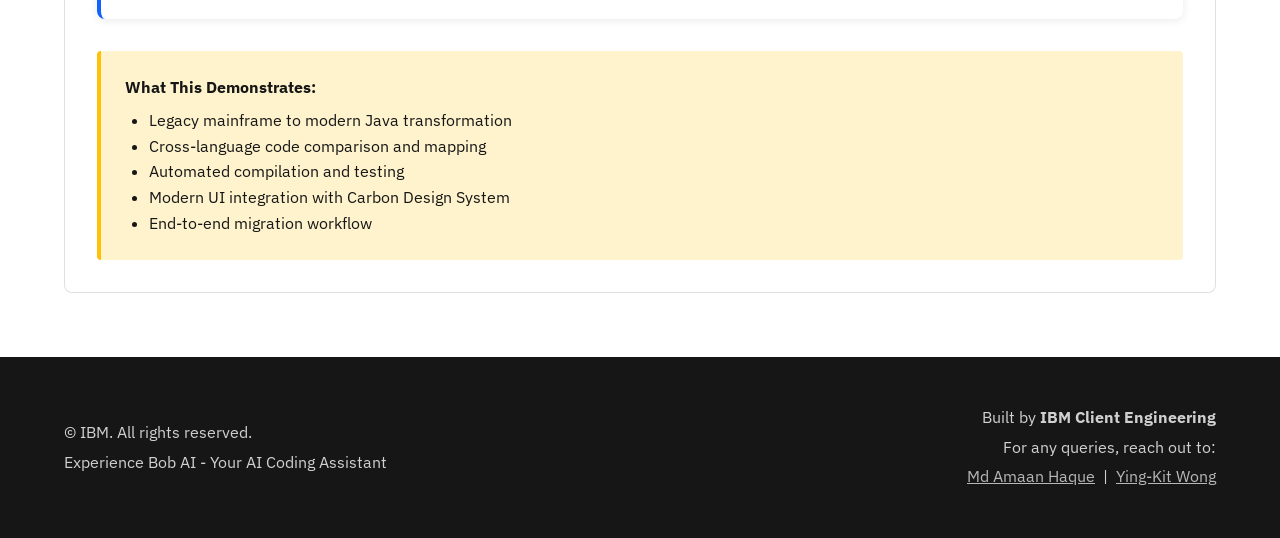
<file: use-case-3.html>
<!DOCTYPE html>
<html lang="en">
<head>
    <meta charset="UTF-8">
    <meta name="viewport" content="width=device-width, initial-scale=1.0">
    <title>Use Case 3: Codebase Migration | Bob AI</title>
    <link rel="stylesheet" href="styles.css">
    <link rel="preconnect" href="https://fonts.googleapis.com">
    <link rel="preconnect" href="https://fonts.gstatic.com" crossorigin>
    <link href="https://fonts.googleapis.com/css2?family=IBM+Plex+Sans:wght@300;400;500;600;700&family=IBM+Plex+Mono:wght@400;500&display=swap" rel="stylesheet">
</head>
<body>
    <header class="header">
        <div class="container">
            <div class="header-content">
                <div class="logo">
                    <h1><a href="https://bob.ibm.com/" class="logo-link" target="_blank" rel="noopener"><img src="bob-icon.png" alt="Bob" class="logo-icon">IBM Bob</a></h1>
                </div>
                <nav class="nav">
                    <a href="index.html" class="nav-link">Home</a>
                    <a href="use-case-1.html" class="nav-link">Understand Codebase</a>
                    <a href="use-case-2.html" class="nav-link">Bob for SDLC</a>
                    <a href="use-case-3.html" class="nav-link active">Codebase Migration</a>
                    <div class="nav-dropdown">
                        <button class="nav-dropdown-toggle">Bob for Non-Coding <span class="dropdown-caret">&#9660;</span></button>
                        <div class="nav-dropdown-menu">
                            <div class="nav-dropdown-menu-inner">
                                <a href="use-case-4.html?tab=game" class="nav-dropdown-item">
                                    <span class="dropdown-item-label">4.1 Build a Game with Bob</span>
                                    <span class="dropdown-item-desc">Build arcade games and creative apps</span>
                                </a>
                                <a href="use-case-4.html?tab=data" class="nav-dropdown-item">
                                    <span class="dropdown-item-label">4.2 Exploratory Data Analysis &amp; Visualizations</span>
                                    <span class="dropdown-item-desc">Analyze data and generate interactive dashboards</span>
                                </a>
                                <a href="use-case-4.html?tab=music" class="nav-dropdown-item">
                                    <span class="dropdown-item-label">4.3 Bob Composes Music</span>
                                    <span class="dropdown-item-desc">Generate ambient, upbeat, or jazz music tracks</span>
                                </a>
                            </div>
                        </div>
                    </div>
                    <a href="https://bob.ibm.com/docs/ide" class="nav-link nav-link-docs" target="_blank" rel="noopener">Bob Docs ↗</a>
                </nav>
            </div>
        </div>
    </header>

    <main>
        <section class="hero">
            <div class="container">
                <h1 class="hero-title">Use Case 3: Codebase Migration</h1>
                <p class="hero-description">
                    Migrate legacy systems to modern platforms with AI-assisted transformation
                </p>
            </div>
        </section>

        <section class="prompt-section">
            <div class="container">
                <a href="index.html" class="back-link">← Back to Home</a>

                <!-- Industry Tabs -->
                <div class="sub-tabs industry-tabs">
                    <button class="sub-tab-btn active" data-tab="uc3-banking">🏦 Banking &amp; Financial Services</button>
                    <button class="sub-tab-btn" data-tab="uc3-publicsector">🏛 Public Sector</button>
                </div>

                <!-- ── TAB: Banking & Financial Services ── -->
                <div class="sub-tab-panel active" id="uc3-banking">
                    <div class="prompt-note">
                        <strong>Getting Started:</strong> Use Bob to transform legacy mainframe applications to modern Java. Download the sample codebase below, then use the prompts to migrate it with Bob.
                    </div>

                    <!-- Download Codebase Button -->
                    <div style="text-align: center; margin: 2rem 0;">
                        <a href="assets/GenApp.zip" download="GenApp.zip" class="download-btn">
                            <span class="download-icon">⬇</span> Download Codebase
                        </a>
                        <p style="margin-top: 0.5rem; color: var(--gray-70); font-size: 0.95rem;">
                            <strong>Sample GenApp COBOL codebase for hands-on practice</strong>
                        </p>
                    </div>

                    <!-- Prompt: Transform GenApp to Java -->
                    <div class="prompt-card">
                        <div class="prompt-header">
                            <h2 class="prompt-title">Transform COBOL GenApp to Java 21 GenApp <span class="mode-badge mode-badge-agent" title="Use Agent Mode in Bob for this prompt">Agent Mode</span></h2>
                            <button class="copy-btn" data-prompt="prompt-migration-1">Copy Prompt</button>
                        </div>
                        <div class="prompt-content" id="prompt-migration-1">Transform this entire @GenApp application into executable Java21 application.
- Provide comparison between corresponding PL1 &amp; Java files and modules.
- Make sure the transformed java21 application compiles successfully
- Generate and run unit tests for java.
- Finally provide steps to run this java application.</div>
                    </div>

                    <!-- Bonus Prompt: Add Web UI -->
                    <div class="prompt-card">
                        <div class="prompt-header">
                            <h2 class="prompt-title">Bonus: Add Web UI with Carbon Design <span class="mode-badge mode-badge-agent" title="Use Agent Mode in Bob for this prompt">Agent Mode</span></h2>
                            <button class="copy-btn" data-prompt="prompt-migration-bonus">Copy Prompt</button>
                        </div>
                        <div class="prompt-content" id="prompt-migration-bonus">- Add web UI to this Java application, use carbon design.
- Run this java application
- Open the web UI in browser session and test different functionality</div>
                        <div class="prompt-note bonus-challenge">
                            <strong>Take-Home Challenge:</strong> After Bob transforms the application to Java, use this prompt to add a modern web interface with Carbon Design System.
                        </div>
                    </div>

                    <div class="prompt-note" style="margin-top: 2rem;">
                        <strong>What This Demonstrates:</strong>
                        <ul style="margin-top: 0.5rem; padding-left: 1.5rem;">
                            <li>Legacy mainframe to modern Java transformation</li>
                            <li>Cross-language code comparison and mapping</li>
                            <li>Automated compilation and testing</li>
                            <li>Modern UI integration with Carbon Design System</li>
                            <li>End-to-end migration workflow</li>
                        </ul>
                    </div>
                </div>

                <!-- ── TAB: Public Sector ── -->
                <div class="sub-tab-panel" id="uc3-publicsector">
                    <div class="prompt-note">
                        <strong>Getting Started:</strong> Use Bob to modernise a legacy Java 8 government application to Java 21. Download the sample codebase below, then use the prompts to upgrade it with Bob.
                    </div>

                    <!-- Download Codebase Button -->
                    <div style="text-align: center; margin: 2rem 0;">
                        <a href="assets/CitizenServicesApp.zip" download="CitizenServicesApp.zip" class="download-btn">
                            <span class="download-icon">⬇</span> Download Codebase
                        </a>
                        <p style="margin-top: 0.5rem; color: var(--gray-70); font-size: 0.95rem;">
                            <strong>CitizenServicesApp — Java 8 legacy government portal (Java 21 upgrade candidate)</strong>
                        </p>
                    </div>

                    <!-- Prompt: Upgrade Java 8 to Java 21 -->
                    <div class="prompt-card">
                        <div class="prompt-header">
                            <h2 class="prompt-title">Upgrade CitizenServicesApp from Java 8 to Java 21 <span class="mode-badge mode-badge-agent" title="Use Agent Mode in Bob for this prompt">Agent Mode</span></h2>
                            <button class="copy-btn" data-prompt="ps-prompt-migration-1">Copy Prompt</button>
                        </div>
                        <div class="prompt-content" id="ps-prompt-migration-1">Modernise this entire @CitizenServicesApp from Java 8 / Spring Boot 2.7 to Java 21 / Spring Boot 3.x.

1. Update pom.xml — bump Java to 21, Spring Boot to latest 3.x, migrate javax.* → jakarta.* dependencies.
2. Migrate source files using Java 21 features where they improve clarity:
   - Use records for simple data-carrier classes
   - Use pattern matching and sealed classes to simplify the status transition switch logic
   - Replace verbose anonymous classes and raw types with modern lambdas and generics
3. Replace any deprecated Spring Boot 2.x patterns with Spring Boot 3.x equivalents.
4. Show a before/after comparison for the 3 most impactful changes.
5. Confirm the upgraded application compiles — provide the run command.</div>
                    </div>

                    <!-- Bonus Prompt: Run + Add Web UI -->
                    <div class="prompt-card">
                        <div class="prompt-header">
                            <h2 class="prompt-title">Bonus: Run It &amp; Add a Carbon Design Web UI <span class="mode-badge mode-badge-agent" title="Use Agent Mode in Bob for this prompt">Agent Mode</span></h2>
                            <button class="copy-btn" data-prompt="ps-prompt-migration-bonus">Copy Prompt</button>
                        </div>
                        <div class="prompt-content" id="ps-prompt-migration-bonus">- Run this upgraded Java 21 CitizenServicesApp.
- Add a web UI using Carbon Design System with: citizen lookup, service request submission form, and an officer dashboard showing pending requests with status update controls.
- Open the web UI in a browser and test approving a service request end-to-end.</div>
                        <div class="prompt-note bonus-challenge">
                            <strong>Take-Home Challenge:</strong> After Bob upgrades to Java 21, use this prompt to run the app and add a Carbon Design UI — then test the full citizen request lifecycle in the browser.
                        </div>
                    </div>

                    <div class="prompt-note" style="margin-top: 2rem;">
                        <strong>What This Demonstrates:</strong>
                        <ul style="margin-top: 0.5rem; padding-left: 1.5rem;">
                            <li>Java 8 → Java 21 in-place language and framework upgrade</li>
                            <li>Spring Boot 2.x → 3.x migration (javax → jakarta namespace, deprecated API removal)</li>
                            <li>Modern Java features: records, sealed classes, pattern matching</li>
                            <li>Compilation verification with a clear before/after diff</li>
                            <li>Bonus: Carbon Design UI and live end-to-end testing</li>
                        </ul>
                    </div>
                </div>

            </div>
        </section>
    </main>

    <footer class="footer">
        <div class="container">
            <div class="footer-left">
                <p>&copy; IBM. All rights reserved.</p>
                <p>Experience Bob AI - Your AI Coding Assistant</p>
            </div>
            <div class="footer-right">
                <p>Built by <strong>IBM Client Engineering</strong></p>
                <p>For any queries, reach out to:</p>
                <p>
                    <a href="mailto:md.amaan.haque@ibm.com" class="footer-link">Md Amaan Haque</a> &nbsp;|&nbsp;
                    <a href="mailto:yingkitw@ibm.com" class="footer-link">Ying-Kit Wong</a>
                </p>
            </div>
        </div>
    </footer>

    <script src="script.js"></script>
    <script>
        (function () {
            var param = new URLSearchParams(window.location.search).get('industry');
            function activateIndustryTab(tabId) {
                document.querySelectorAll('.industry-tabs .sub-tab-btn').forEach(function (b) {
                    b.classList.toggle('active', b.getAttribute('data-tab') === tabId);
                });
                document.querySelectorAll('#uc3-banking, #uc3-publicsector').forEach(function (p) {
                    p.classList.toggle('active', p.id === tabId);
                });
            }
            document.querySelectorAll('.industry-tabs .sub-tab-btn').forEach(function (btn) {
                btn.addEventListener('click', function () { activateIndustryTab(this.getAttribute('data-tab')); });
            });
            if (param === 'publicsector') activateIndustryTab('uc3-publicsector');
        })();
    </script>
</body>
</html>
</file>
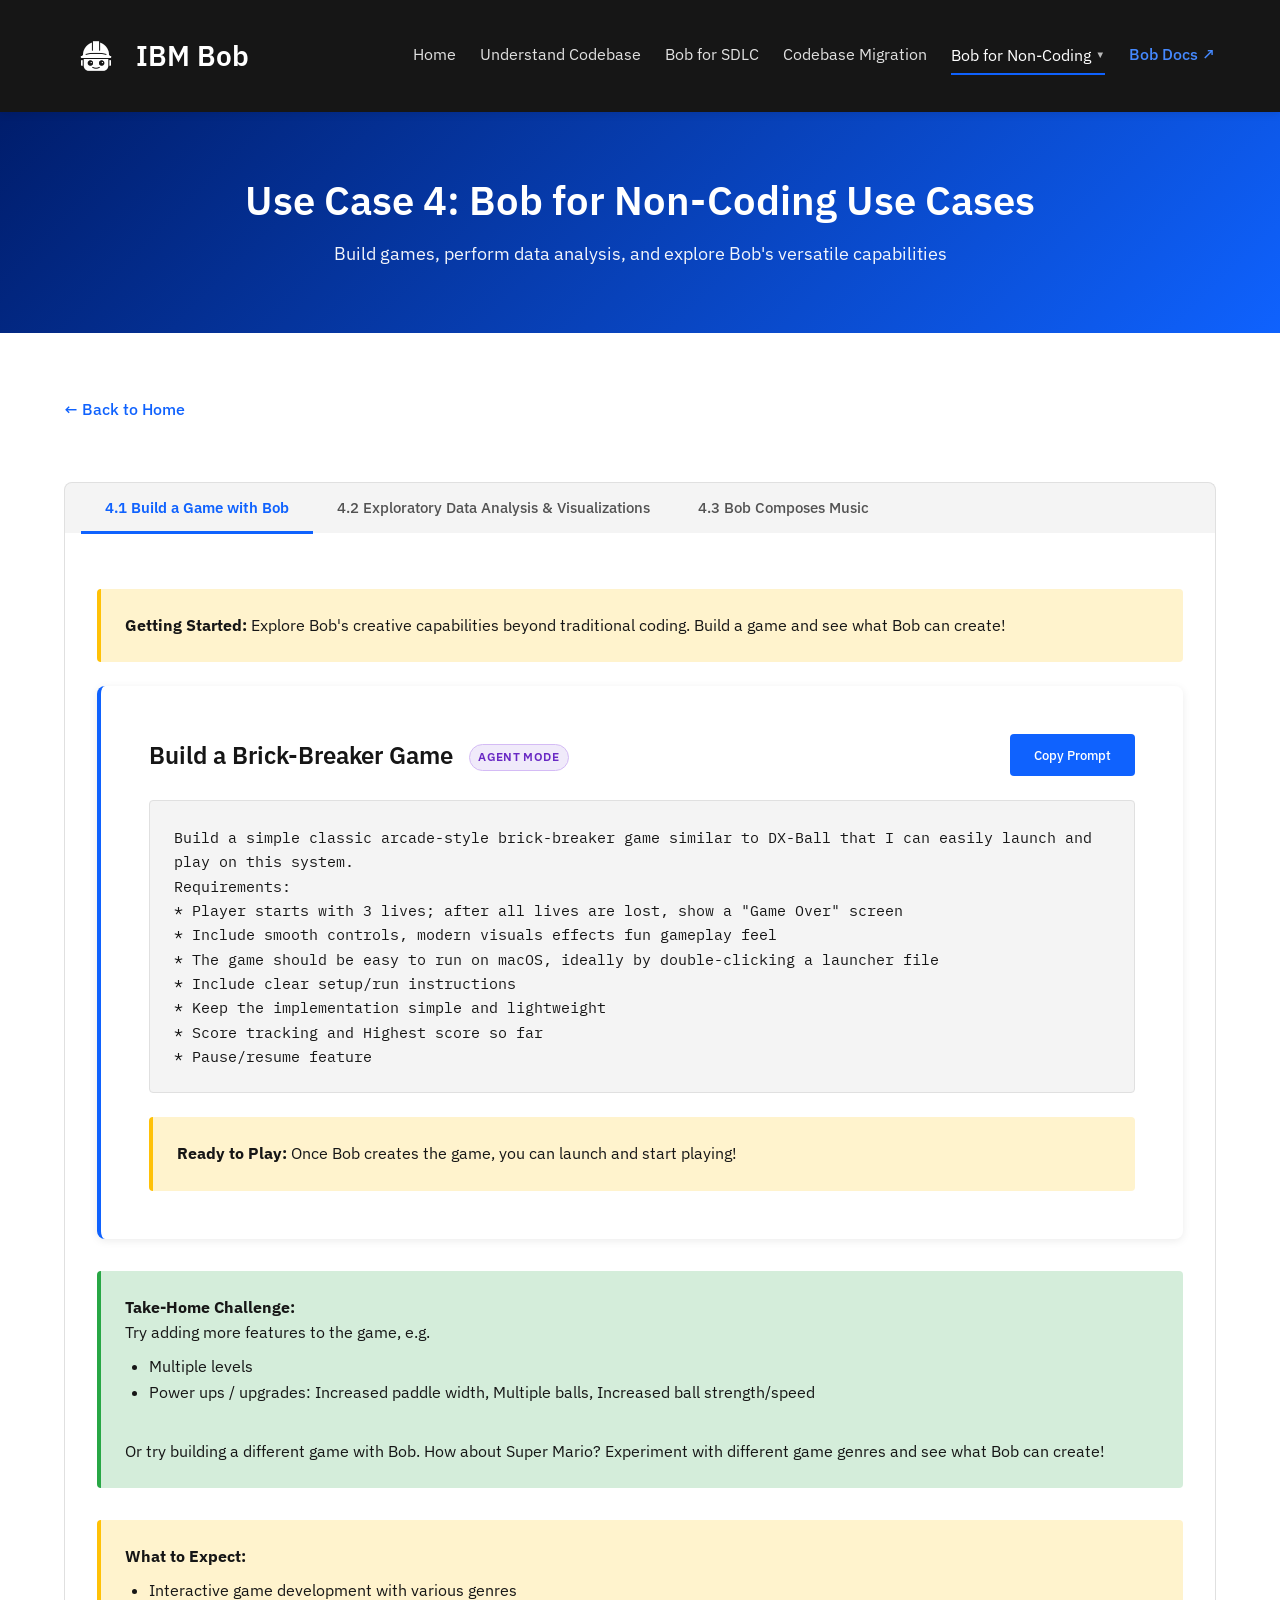
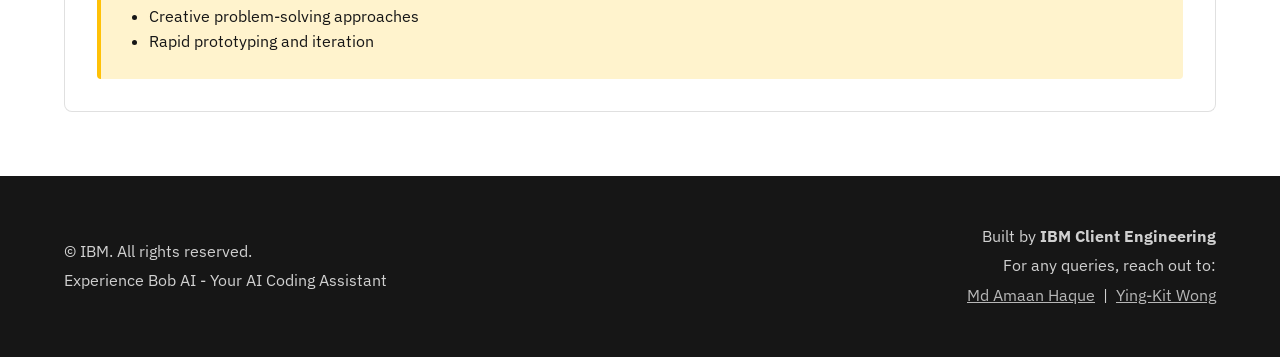
<file: use-case-4.html>
<!DOCTYPE html>
<html lang="en">
<head>
    <meta charset="UTF-8">
    <meta name="viewport" content="width=device-width, initial-scale=1.0">
    <title>Use Case 4: Creative Use Cases | Bob AI</title>
    <link rel="stylesheet" href="styles.css">
    <link rel="preconnect" href="https://fonts.googleapis.com">
    <link rel="preconnect" href="https://fonts.gstatic.com" crossorigin>
    <link href="https://fonts.googleapis.com/css2?family=IBM+Plex+Sans:wght@300;400;500;600;700&family=IBM+Plex+Mono:wght@400;500&display=swap" rel="stylesheet">
</head>
<body>
    <header class="header">
        <div class="container">
            <div class="header-content">
                <div class="logo">
                    <h1><a href="https://bob.ibm.com/" class="logo-link" target="_blank" rel="noopener"><img src="bob-icon.png" alt="Bob" class="logo-icon">IBM Bob</a></h1>
                </div>
                <nav class="nav">
                    <a href="index.html" class="nav-link">Home</a>
                    <a href="use-case-1.html" class="nav-link">Understand Codebase</a>
                    <a href="use-case-2.html" class="nav-link">Bob for SDLC</a>
                    <a href="use-case-3.html" class="nav-link">Codebase Migration</a>
                    <div class="nav-dropdown">
                        <button class="nav-dropdown-toggle active">Bob for Non-Coding <span class="dropdown-caret">&#9660;</span></button>
                        <div class="nav-dropdown-menu">
                            <div class="nav-dropdown-menu-inner">
                                <a href="use-case-4.html?tab=game" class="nav-dropdown-item">
                                    <span class="dropdown-item-label">4.1 Build a Game with Bob</span>
                                    <span class="dropdown-item-desc">Build arcade games and creative apps</span>
                                </a>
                                <a href="use-case-4.html?tab=data" class="nav-dropdown-item">
                                    <span class="dropdown-item-label">4.2 Exploratory Data Analysis &amp; Visualizations</span>
                                    <span class="dropdown-item-desc">Analyze data and generate interactive dashboards</span>
                                </a>
                                <a href="use-case-4.html?tab=music" class="nav-dropdown-item">
                                    <span class="dropdown-item-label">4.3 Bob Composes Music</span>
                                    <span class="dropdown-item-desc">Generate ambient, upbeat, or jazz music tracks</span>
                                </a>
                            </div>
                        </div>
                    </div>
                    <a href="https://bob.ibm.com/docs/ide" class="nav-link nav-link-docs" target="_blank" rel="noopener">Bob Docs ↗</a>
                </nav>
            </div>
        </div>
    </header>

    <main>
        <section class="hero">
            <div class="container">
                <h1 class="hero-title">Use Case 4: Bob for Non-Coding Use Cases</h1>
                <p class="hero-description">
                    Build games, perform data analysis, and explore Bob's versatile capabilities
                </p>
            </div>
        </section>

        <section class="prompt-section">
            <div class="container">
                <a href="index.html" class="back-link">← Back to Home</a>

                <!-- Sub-tabs -->
                <div class="sub-tabs">
                    <button class="sub-tab-btn active" data-tab="tab-game">4.1 Build a Game with Bob</button>
                    <button class="sub-tab-btn" data-tab="tab-data">4.2 Exploratory Data Analysis &amp; Visualizations</button>
                    <button class="sub-tab-btn" data-tab="tab-music">4.3 Bob Composes Music</button>
                </div>

                <!-- Tab: Build a Game -->
                <div class="sub-tab-panel active" id="tab-game">
                    <div class="prompt-note">
                        <strong>Getting Started:</strong> Explore Bob's creative capabilities beyond traditional coding. Build a game and see what Bob can create!
                    </div>

                    <div class="prompt-card" style="margin-top: 1.5rem;">
                        <div class="prompt-header">
                            <h3 class="prompt-title">Build a Brick-Breaker Game <span class="mode-badge mode-badge-agent" title="Use Agent Mode in Bob for this prompt">Agent Mode</span></h3>
                            <button class="copy-btn" data-prompt="prompt-game-1">Copy Prompt</button>
                        </div>
                        <div class="prompt-content" id="prompt-game-1">Build a simple classic arcade-style brick-breaker game similar to DX-Ball that I can easily launch and play on this system.
Requirements:
* Player starts with 3 lives; after all lives are lost, show a "Game Over" screen
* Include smooth controls, modern visuals effects fun gameplay feel
* The game should be easy to run on macOS, ideally by double-clicking a launcher file
* Include clear setup/run instructions
* Keep the implementation simple and lightweight
* Score tracking and Highest score so far
* Pause/resume feature</div>
                        <div class="prompt-note">
                            <strong>Ready to Play:</strong> Once Bob creates the game, you can launch and start playing!
                        </div>
                    </div>

                    <div class="prompt-note bonus-challenge" style="margin-top: 1.5rem;">
                        <strong>Take-Home Challenge:</strong>
                        <br>
                        Try adding more features to the game, e.g.
                        <ul style="margin: 0.5rem 0 0.5rem 1.5rem;">
                            <li>Multiple levels</li>
                            <li>Power ups / upgrades: Increased paddle width, Multiple balls, Increased ball strength/speed</li>
                        </ul>
                        <br>
                        Or try building a different game with Bob. How about Super Mario? Experiment with different game genres and see what Bob can create!
                    </div>

                    <div class="prompt-note" style="margin-top: 2rem;">
                        <strong>What to Expect:</strong>
                        <ul style="margin-top: 0.5rem; padding-left: 1.5rem;">
                            <li>Interactive game development with various genres</li>
                            <li>Creative problem-solving approaches</li>
                            <li>Rapid prototyping and iteration</li>
                        </ul>
                    </div>
                </div>

                <!-- Tab: Data Analysis -->
                <div class="sub-tab-panel" id="tab-data">
                    <div class="prompt-note">
                        <strong>Getting Started:</strong> Download the sample dataset below, then use the prompt to analyze it with Bob and generate an interactive dashboard!
                    </div>

                    <div style="text-align: center; margin: 1.5rem 0;">
                        <a href="assets/sample-data.csv" download="sample-data.csv" class="download-btn">
                            <span class="download-icon">⬇</span> Download Sample CSV Data
                        </a>
                    </div>

                    <div class="prompt-card">
                        <div class="prompt-header">
                            <h3 class="prompt-title">Understand the Dataset <span class="mode-badge mode-badge-ask" title="Use Ask Mode in Bob for this prompt">Ask Mode</span></h3>
                            <button class="copy-btn" data-prompt="prompt-eda-0">Copy Prompt</button>
                        </div>
                        <div class="prompt-content" id="prompt-eda-0">What is this sample-data.csv about? Give me quick exploratory data insights</div>
                    </div>

                    <div class="prompt-card">
                        <div class="prompt-header">
                            <h3 class="prompt-title">Analyze Dataset and Generate Visualizations <span class="mode-badge mode-badge-agent" title="Use Agent Mode in Bob for this prompt">Agent Mode</span></h3>
                            <button class="copy-btn" data-prompt="prompt-eda-1">Copy Prompt</button>
                        </div>
                        <div class="prompt-content" id="prompt-eda-1">Analyse @sample-data.csv and produce an executive-ready HTML dashboard. Use multiple agents.

The dashboard (dashboard.html) should include:
- An executive summary at the top: 3-5 key takeaways as bullet points
- KPI headline cards (top-line numbers that matter most)
- A trend chart over time (if a date column exists)
- A category/segment bar chart
- Use only inline HTML, CSS, and vanilla JavaScript — no external CDN links or library imports. Draw charts using SVG or the Canvas API directly.
- Style with IBM Carbon Design System conventions: IBM Plex Sans font (loaded via a single Google Fonts @import in the &lt;style&gt; tag), Carbon colour tokens (blues/grays), clean card layout. No emoji anywhere.</div>
                        <div class="prompt-note">
                            <strong>What You'll Get:</strong> Bob will spin up multiple agents to analyse the data and build the dashboard — delivering a fully self-contained HTML file you can open straight in the browser with no internet required.
                        </div>
                    </div>

                    <div class="prompt-note bonus-challenge" style="margin-top: 1.5rem;">
                        <strong>Take-Home Challenge:</strong>
                        <br>
                        Try these advanced analysis tasks:
                        <ul style="margin: 0.5rem 0 0.5rem 1.5rem;">
                            <li>Ask Bob to perform predictive modeling or clustering analysis</li>
                            <li>Request specific business insights based on your domain</li>
                            <li>Have Bob create an interactive dashboard with filters and drill-down capabilities</li>
                            <li>Ask for automated report generation with key findings</li>
                        </ul>
                    </div>

                    <div class="prompt-note" style="margin-top: 2rem;">
                        <strong>What to Expect:</strong>
                        <ul style="margin-top: 0.5rem; padding-left: 1.5rem;">
                            <li>Data analysis and visualization from CSV/Excel files</li>
                            <li>Creative problem-solving approaches</li>
                            <li>Rapid prototyping and iteration</li>
                        </ul>
                    </div>
                </div>

                <!-- Tab: Music Generation & Voice Cloning -->
                <div class="sub-tab-panel" id="tab-music">

                    <!-- ── PART 1 ── -->
                    <div class="music-part-label">Part 1 — Bob Composes Music</div>
                    <p class="music-part-desc">Pick a genre, copy the prompt into Bob, and listen to a 15-second track it generates.</p>

                    <div class="music-prompt-row">
                        <div class="music-prompt-chip">
                            <div class="music-prompt-chip-label">Ambient / Calm <span class="mode-badge mode-badge-agent" title="Use Agent Mode in Bob for this prompt">Agent Mode</span></div>
                            <div class="music-prompt-chip-text" id="music-prompt-1">Generate a 15-second ambient background music track with a calm, meditative feel using soft piano and gentle strings. Save it as ambient_track.wav.</div>
                            <button class="copy-btn music-copy-btn" data-prompt="music-prompt-1">Copy</button>
                        </div>
                        <div class="music-prompt-chip">
                            <div class="music-prompt-chip-label">Upbeat / Energetic <span class="mode-badge mode-badge-agent" title="Use Agent Mode in Bob for this prompt">Agent Mode</span></div>
                            <div class="music-prompt-chip-text" id="music-prompt-2">Generate a 15-second upbeat electronic music track with an energetic, driving rhythm using synth beats and bass. Save it as upbeat_track.wav.</div>
                            <button class="copy-btn music-copy-btn" data-prompt="music-prompt-2">Copy</button>
                        </div>
                        <div class="music-prompt-chip">
                            <div class="music-prompt-chip-label">Jazz / Lo-fi <span class="mode-badge mode-badge-agent" title="Use Agent Mode in Bob for this prompt">Agent Mode</span></div>
                            <div class="music-prompt-chip-text" id="music-prompt-3">Generate a 15-second lo-fi jazz track with a warm, relaxed feel using muted trumpet, soft drums, and a walking bass line. Save it as lofi_jazz_track.wav.</div>
                            <button class="copy-btn music-copy-btn" data-prompt="music-prompt-3">Copy</button>
                        </div>
                    </div>

                </div><!-- end tab-music -->
            </div>
        </section>
    </main>

    <footer class="footer">
        <div class="container">
            <div class="footer-left">
                <p>&copy; IBM. All rights reserved.</p>
                <p>Experience Bob AI - Your AI Coding Assistant</p>
            </div>
            <div class="footer-right">
                <p>Built by <strong>IBM Client Engineering</strong></p>
                <p>For any queries, reach out to:</p>
                <p>
                    <a href="mailto:md.amaan.haque@ibm.com" class="footer-link">Md Amaan Haque</a> &nbsp;|&nbsp;
                    <a href="mailto:yingkitw@ibm.com" class="footer-link">Ying-Kit Wong</a>
                </p>
            </div>
        </div>
    </footer>

    <script src="script.js"></script>
    <script>
        // ── Tab switching ──────────────────────────────────────────────
        function activateTab(tabId) {
            document.querySelectorAll('.sub-tab-btn').forEach(function(b) {
                b.classList.toggle('active', b.getAttribute('data-tab') === tabId);
            });
            document.querySelectorAll('.sub-tab-panel').forEach(function(panel) {
                panel.classList.toggle('active', panel.id === tabId);
            });
        }

        document.querySelectorAll('.sub-tab-btn').forEach(function(btn) {
            btn.addEventListener('click', function() {
                activateTab(this.getAttribute('data-tab'));
            });
        });

        (function() {
            var param = new URLSearchParams(window.location.search).get('tab');
            if (param === 'game')  activateTab('tab-game');
            else if (param === 'data')  activateTab('tab-data');
            else if (param === 'music') activateTab('tab-music');
        })();

    </script>
</body>
</html>
</file>
<file: styles.css>
/* IBM Think Inspired Styles */
:root {
    --primary-blue: #0f62fe;
    --dark-blue: #001d6c;
    --light-blue: #4589ff;
    --gray-10: #f4f4f4;
    --gray-20: #e0e0e0;
    --gray-50: #8d8d8d;
    --gray-70: #525252;
    --gray-100: #161616;
    --white: #ffffff;
    --success: #24a148;
    --spacing-xs: 0.5rem;
    --spacing-sm: 1rem;
    --spacing-md: 1.5rem;
    --spacing-lg: 2rem;
    --spacing-xl: 3rem;
    --spacing-2xl: 4rem;
}

* {
    margin: 0;
    padding: 0;
    box-sizing: border-box;
}

body {
    font-family: 'IBM Plex Sans', -apple-system, BlinkMacSystemFont, 'Segoe UI', Roboto, sans-serif;
    line-height: 1.6;
    color: var(--gray-100);
    background-color: var(--white);
}

.container {
    max-width: 1200px;
    margin: 0 auto;
    padding: 0 var(--spacing-md);
}

/* Header */
.header {
    background-color: var(--gray-100);
    color: var(--white);
    padding: var(--spacing-md) 0;
    position: sticky;
    top: 0;
    z-index: 1000;
    box-shadow: 0 2px 8px rgba(0, 0, 0, 0.1);
}

.header-content {
    display: flex;
    justify-content: space-between;
    align-items: center;
    flex-wrap: wrap;
    gap: var(--spacing-md);
}

.logo {
    display: flex;
    align-items: center;
    gap: var(--spacing-sm);
}

.logo h1 {
    font-size: 1.75rem;
    font-weight: 600;
    color: var(--white);
}

.logo-link {
    display: flex;
    align-items: center;
    gap: 0.5rem;
    color: inherit;
    text-decoration: none;
}

.logo-link:hover {
    text-decoration: underline;
}

.logo-icon {
    width: 64px;
    height: 64px;
    object-fit: contain;
    display: block;
}

.event-badge {
    background: linear-gradient(135deg, var(--primary-blue), var(--light-blue));
    padding: 0.25rem 0.75rem;
    border-radius: 20px;
    font-size: 0.875rem;
    font-weight: 500;
}

.nav {
    display: flex;
    gap: var(--spacing-md);
    flex-wrap: wrap;
    align-items: center;
}

.nav-link {
    color: var(--gray-20);
    text-decoration: none;
    font-weight: 400;
    transition: color 0.3s ease;
    padding: 0.5rem 0;
    border-bottom: 2px solid transparent;
}

.nav-link:hover,
.nav-link.active {
    color: var(--white);
    border-bottom-color: var(--primary-blue);
}

.nav-link-docs {
    color: var(--light-blue);
    font-weight: 500;
}

/* Nav dropdown */
.nav-dropdown {
    position: relative;
}

.nav-dropdown-toggle {
    display: flex;
    align-items: center;
    gap: 0.3rem;
    color: var(--gray-20);
    text-decoration: none;
    font-weight: 400;
    padding: 0.5rem 0;
    border-bottom: 2px solid transparent;
    cursor: pointer;
    background: none;
    border-top: none;
    border-left: none;
    border-right: none;
    font-family: inherit;
    font-size: inherit;
    transition: color 0.3s ease;
    white-space: nowrap;
}

.nav-dropdown-toggle:hover,
.nav-dropdown-toggle.active {
    color: var(--white);
    border-bottom-color: var(--primary-blue);
}

.nav-dropdown-toggle .dropdown-caret {
    font-size: 0.6rem;
    opacity: 0.7;
    transition: transform 0.2s;
    line-height: 1;
}

.nav-dropdown:hover .dropdown-caret,
.nav-dropdown:focus-within .dropdown-caret {
    transform: rotate(180deg);
}

.nav-dropdown-menu {
    display: none;
    position: absolute;
    top: 100%;
    left: 50%;
    transform: translateX(-50%);
    padding-top: 0.5rem;
    min-width: 280px;
    z-index: 200;
}

.nav-dropdown-menu-inner {
    background: var(--white);
    border: 1px solid var(--gray-20);
    border-radius: 6px;
    box-shadow: 0 4px 16px rgba(0, 0, 0, 0.12);
    overflow: hidden;
}

.nav-dropdown:hover .nav-dropdown-menu,
.nav-dropdown:focus-within .nav-dropdown-menu {
    display: block;
}

.nav-dropdown-item {
    display: block;
    padding: 0.8rem 1.2rem;
    color: var(--gray-100);
    text-decoration: none;
    font-size: 0.9rem;
    font-weight: 400;
    border-left: 3px solid transparent;
    transition: background 0.15s, border-color 0.15s, color 0.15s;
}

.nav-dropdown-item:hover {
    background: var(--gray-10);
    border-left-color: var(--primary-blue);
    color: var(--primary-blue);
}

.nav-dropdown-item + .nav-dropdown-item {
    border-top: 1px solid var(--gray-20);
}

.nav-dropdown-item .dropdown-item-label {
    display: block;
    font-weight: 500;
    color: inherit;
}

.nav-dropdown-item .dropdown-item-desc {
    display: block;
    font-size: 0.8rem;
    color: var(--gray-50);
    margin-top: 0.15rem;
}

.nav-dropdown-item:hover .dropdown-item-desc {
    color: var(--light-blue);
}

/* Hero Section */
.hero {
    background: linear-gradient(135deg, var(--dark-blue) 0%, var(--primary-blue) 100%);
    color: var(--white);
    padding: var(--spacing-2xl) 0;
    text-align: center;
}

.hero-title {
    font-size: 2.5rem;
    font-weight: 600;
    margin-bottom: var(--spacing-sm);
    line-height: 1.2;
    white-space: nowrap;
}

.hero-subtitle {
    font-size: 1.5rem;
    font-weight: 400;
    margin-bottom: var(--spacing-md);
    opacity: 0.9;
}

.hero-description {
    font-size: 1.125rem;
    max-width: 800px;
    margin: 0 auto;
    opacity: 0.95;
}

/* Steps Section */
.steps {
    padding: var(--spacing-lg) 0;
    background-color: var(--gray-10);
}

.steps-compact {
    display: grid;
    grid-template-columns: repeat(auto-fit, minmax(250px, 1fr));
    gap: var(--spacing-md);
}

.step-compact {
    background: var(--white);
    padding: var(--spacing-md);
    border-radius: 8px;
    box-shadow: 0 2px 8px rgba(0, 0, 0, 0.08);
    display: flex;
    gap: var(--spacing-sm);
    align-items: flex-start;
}

.step-number-compact {
    display: inline-flex;
    align-items: center;
    justify-content: center;
    min-width: 32px;
    height: 32px;
    background: var(--primary-blue);
    color: var(--white);
    border-radius: 50%;
    font-size: 1.125rem;
    font-weight: 600;
    flex-shrink: 0;
}

.step-content-compact h3 {
    font-size: 1.125rem;
    font-weight: 600;
    margin-bottom: 0.25rem;
    color: var(--gray-100);
}

.step-content-compact p {
    font-size: 0.95rem;
    color: var(--gray-70);
    margin: 0;
    line-height: 1.4;
}

/* Use Cases Section */
.use-cases {
    padding: var(--spacing-2xl) 0;
}

.section-title {
    font-size: 2rem;
    font-weight: 600;
    text-align: center;
    margin-bottom: var(--spacing-sm);
    color: var(--gray-100);
}

.section-subtitle {
    text-align: center;
    font-size: 1.125rem;
    color: var(--gray-70);
    margin-bottom: var(--spacing-xl);
}

.use-case-grid {
    display: grid;
    grid-template-columns: repeat(auto-fit, minmax(280px, 1fr));
    gap: var(--spacing-lg);
    margin-top: var(--spacing-xl);
}

.use-case-card {
    background: var(--white);
    padding: var(--spacing-xl);
    border-radius: 8px;
    box-shadow: 0 2px 8px rgba(0, 0, 0, 0.08);
    text-decoration: none;
    color: inherit;
    transition: all 0.3s ease;
    border: 2px solid transparent;
    display: flex;
    flex-direction: column;
}

.use-case-card:hover {
    transform: translateY(-4px);
    box-shadow: 0 8px 24px rgba(0, 0, 0, 0.12);
    border-color: var(--primary-blue);
}

.use-case-title {
    font-size: 1.5rem;
    font-weight: 600;
    margin-bottom: var(--spacing-sm);
    color: var(--gray-100);
}

.use-case-description {
    color: var(--gray-70);
    margin-bottom: var(--spacing-md);
    flex-grow: 1;
}

.use-case-cta {
    color: var(--primary-blue);
    font-weight: 500;
    display: inline-flex;
    align-items: center;
    gap: 0.5rem;
}

/* Outcomes Section */
.outcomes {
    padding: var(--spacing-2xl) 0;
    background-color: var(--gray-10);
}

.outcomes-grid {
    display: grid;
    grid-template-columns: repeat(auto-fit, minmax(300px, 1fr));
    gap: var(--spacing-lg);
    margin-top: var(--spacing-xl);
}

.outcome-card {
    background: var(--white);
    padding: var(--spacing-xl);
    border-radius: 8px;
    text-align: center;
    box-shadow: 0 2px 8px rgba(0, 0, 0, 0.08);
}

.outcome-card p {
    color: var(--gray-70);
    font-size: 1.125rem;
}

/* Download Button */
.download-btn {
    display: inline-flex;
    align-items: center;
    gap: 0.5rem;
    background: var(--primary-blue);
    color: var(--white);
    padding: 1rem 2rem;
    border-radius: 4px;
    text-decoration: none;
    font-weight: 600;
    font-size: 1.125rem;
    transition: all 0.3s ease;
    box-shadow: 0 2px 8px rgba(15, 98, 254, 0.3);
}

.download-btn:hover {
    background: var(--light-blue);
    transform: translateY(-2px);
    box-shadow: 0 4px 12px rgba(15, 98, 254, 0.4);
}

.download-btn:active {
    transform: translateY(0);
}

.download-icon {
    font-size: 1.5rem;
    line-height: 1;
}

/* Footer */
.footer {
    background-color: var(--gray-100);
    color: var(--white);
    padding: var(--spacing-xl) 0;
}

.footer .container {
    display: flex;
    justify-content: space-between;
    align-items: center;
    gap: var(--spacing-lg);
    flex-wrap: wrap;
}

.footer-left,
.footer-right {
    display: flex;
    flex-direction: column;
    gap: 0.25rem;
}

.footer-right {
    text-align: right;
}

.footer p {
    margin: 0;
    opacity: 0.8;
}

.footer-link {
    color: var(--gray-20);
    text-decoration: underline;
    transition: color 0.2s ease;
}

.footer-link:hover {
    color: var(--white);
}

/* Prompt Card Styles (for use case pages) */
.prompt-section {
    padding: var(--spacing-2xl) 0;
}

.prompt-card {
    background: var(--white);
    padding: var(--spacing-xl);
    margin-bottom: var(--spacing-lg);
    border-radius: 8px;
    box-shadow: 0 2px 8px rgba(0, 0, 0, 0.08);
    border-left: 4px solid var(--primary-blue);
}

.prompt-header {
    display: flex;
    justify-content: space-between;
    align-items: center;
    margin-bottom: var(--spacing-md);
    flex-wrap: wrap;
    gap: var(--spacing-sm);
}

.prompt-title {
    font-size: 1.5rem;
    font-weight: 600;
    color: var(--gray-100);
}

/* ── Mode badge (Ask / Agent) shown next to prompt titles ── */
.mode-badge {
    display: inline-flex;
    align-items: center;
    gap: 0.3rem;
    font-size: 0.72rem;
    font-weight: 600;
    letter-spacing: 0.03em;
    text-transform: uppercase;
    padding: 0.2rem 0.55rem;
    border-radius: 20px;
    vertical-align: middle;
    margin-left: 0.6rem;
    white-space: nowrap;
    font-family: 'IBM Plex Sans', sans-serif;
}

.mode-badge-ask {
    background: #e8f4fd;
    color: #0550ae;
    border: 1px solid #b6d4f7;
}

.mode-badge-agent {
    background: #f0eafa;
    color: #6929c4;
    border: 1px solid #d4bbf5;
}

.copy-btn {
    background: var(--primary-blue);
    color: var(--white);
    border: none;
    padding: 0.75rem 1.5rem;
    border-radius: 4px;
    font-weight: 500;
    cursor: pointer;
    transition: all 0.3s ease;
    font-family: inherit;
}

.copy-btn:hover {
    background: var(--light-blue);
    transform: translateY(-2px);
}

.copy-btn:active {
    transform: translateY(0);
}

.copy-btn.copied {
    background: var(--success);
}

.prompt-content {
    background: var(--gray-10);
    padding: var(--spacing-md);
    border-radius: 4px;
    font-family: 'IBM Plex Mono', monospace;
    font-size: 0.95rem;
    line-height: 1.6;
    white-space: pre-wrap;
    word-wrap: break-word;
    color: var(--gray-100);
    border: 1px solid var(--gray-20);
}

.prompt-note {
    margin-top: var(--spacing-md);
    padding: var(--spacing-md);
    background: #fff3cd;
    border-left: 4px solid #ffc107;
    border-radius: 4px;
    color: var(--gray-100);
}

.prompt-note.bonus-challenge {
    background: #d4edda;
    border-left: 4px solid #28a745;
}

.back-link {
    display: inline-flex;
    align-items: center;
    gap: 0.5rem;
    color: var(--primary-blue);
    text-decoration: none;
    font-weight: 500;
    margin-bottom: var(--spacing-lg);
    transition: color 0.3s ease;
}

.back-link:hover {
    color: var(--light-blue);
}

/* Responsive Design */
@media (max-width: 768px) {
    .hero-title {
        font-size: 2rem;
    }

    .hero-subtitle {
        font-size: 1.25rem;
    }

    .nav {
        width: 100%;
        justify-content: center;
    }

    .use-case-grid {
        grid-template-columns: 1fr;
    }

    .outcomes-grid {
        grid-template-columns: 1fr;
    }

    .step-card {
        padding: var(--spacing-lg);
    }
}

@media (max-width: 480px) {
    .hero-title {
        font-size: 1.5rem;
    }

    .section-title {
        font-size: 1.5rem;
    }

    .prompt-header {
        flex-direction: column;
        align-items: flex-start;
    }

    .copy-btn {
        width: 100%;
    }
}

/* Bob Video Section */
.bob-video-section {
    background-color: var(--white);
    padding: 0;
    text-align: center;
}

.bob-video-wrapper {
    display: flex;
    justify-content: center;
    align-items: flex-end;
}

.bob-video-circle {
    width: 420px;
    height: auto;
    border-radius: 0;
    object-fit: unset;
    object-position: unset;
    border: none;
    box-shadow: none;
    display: block;
}

/* Made with Bob */

/* Sub-tabs (Use Case 4) */
.sub-tabs {
    display: flex;
    gap: 0;
    margin: 1.75rem 0 0;
    background: var(--gray-10);
    border: 1px solid var(--gray-20);
    border-bottom: none;
    border-radius: 8px 8px 0 0;
    padding: 0 1rem;
}

.sub-tab-btn {
    padding: 0.85rem 1.5rem;
    font-family: 'IBM Plex Sans', sans-serif;
    font-size: 0.95rem;
    font-weight: 500;
    color: var(--gray-70);
    background: none;
    border: none;
    border-bottom: 3px solid transparent;
    margin-bottom: -1px;
    cursor: pointer;
    transition: color 0.15s, border-color 0.15s;
    white-space: nowrap;
}

.sub-tab-btn:hover {
    color: var(--gray-100);
    border-bottom-color: var(--gray-20);
}

.sub-tab-btn.active {
    color: var(--primary-blue);
    border-bottom-color: var(--primary-blue);
    font-weight: 600;
}

.sub-tab-panel {
    display: none;
    padding: 2rem;
    background: var(--white);
    border: 1px solid var(--gray-20);
    border-top: none;
    border-radius: 0 0 8px 8px;
}

.sub-tab-panel.active {
    display: block;
}

@media (max-width: 600px) {
    .sub-tabs {
        flex-direction: column;
        border-radius: 8px;
        border-bottom: 1px solid var(--gray-20);
        padding: 0.5rem;
        gap: 0.25rem;
    }

    .sub-tab-btn {
        border: 1px solid var(--gray-20);
        border-radius: 4px;
        margin-bottom: 0;
        text-align: center;
    }

    .sub-tab-btn.active {
        background: #e8f0fe;
        border-color: var(--primary-blue);
        color: var(--primary-blue);
        border-bottom-color: var(--primary-blue);
    }

    .sub-tab-panel {
        border-radius: 8px;
        margin-top: 0.5rem;
        border-top: 1px solid var(--gray-20);
    }
}

/* ── Tab 4.3: Music & Voice Cloning ────────────────────────────────── */

/* Part labels */
.music-part-label {
    font-size: 0.72rem;
    font-weight: 700;
    letter-spacing: 0.08em;
    text-transform: uppercase;
    color: var(--primary-blue);
    margin: 0 0 0.3rem;
}

.music-part-desc {
    font-size: 0.9rem;
    color: var(--gray-70);
    margin: 0 0 1rem;
}

/* Divider */
.music-divider {
    border: none;
    border-top: 1px solid var(--gray-20);
    margin: 1.5rem 0;
}

/* Part 1: 3-column prompt chips */
.music-prompt-row {
    display: grid;
    grid-template-columns: repeat(3, 1fr);
    gap: 0.875rem;
}

.music-prompt-chip {
    background: var(--gray-10);
    border: 1px solid var(--gray-20);
    border-top: 3px solid var(--primary-blue);
    border-radius: 6px;
    padding: 0.875rem;
    display: flex;
    flex-direction: column;
    gap: 0.5rem;
}

.music-prompt-chip-label {
    font-size: 0.78rem;
    font-weight: 700;
    color: var(--primary-blue);
    text-transform: uppercase;
    letter-spacing: 0.05em;
}

.music-prompt-chip-text {
    font-family: 'IBM Plex Mono', monospace;
    font-size: 0.78rem;
    color: var(--gray-70);
    line-height: 1.5;
    flex-grow: 1;
}

.music-copy-btn {
    align-self: flex-end;
    padding: 0.35rem 0.85rem !important;
    font-size: 0.8rem !important;
}

/* Part 2: flow indicator */
.voice-flow {
    display: flex;
    align-items: center;
    gap: 0.5rem;
    margin: 0.75rem 0 0;
    flex-wrap: wrap;
}

.voice-flow-step {
    display: flex;
    align-items: center;
    gap: 0.5rem;
    background: var(--gray-10);
    border: 1px solid var(--gray-20);
    border-radius: 20px;
    padding: 0.35rem 0.85rem 0.35rem 0.5rem;
}

.vf-num {
    width: 22px;
    height: 22px;
    border-radius: 50%;
    background: var(--primary-blue);
    color: var(--white);
    font-size: 0.72rem;
    font-weight: 700;
    display: flex;
    align-items: center;
    justify-content: center;
    flex-shrink: 0;
}

.vf-label {
    font-size: 0.82rem;
    font-weight: 500;
    color: var(--gray-100);
    white-space: nowrap;
}

.voice-flow-arrow {
    color: var(--gray-50);
    font-size: 0.9rem;
}

/* Voice step cards */
.voice-card {
    background: var(--gray-10);
    border: 1px solid var(--gray-20);
    border-radius: 8px;
    padding: 1.25rem;
}

.voice-card-blue {
    background: #f0f4ff;
    border-color: #c0d0f8;
}

.voice-card-step-row {
    display: flex;
    align-items: center;
    gap: 0.6rem;
    margin-bottom: 0;
}

.voice-step-badge {
    flex-shrink: 0;
    background: var(--gray-100);
    color: var(--white);
    font-size: 0.7rem;
    font-weight: 700;
    padding: 0.18rem 0.5rem;
    border-radius: 3px;
    letter-spacing: 0.05em;
    text-transform: uppercase;
}

.voice-step-badge-blue {
    background: var(--primary-blue);
}

.voice-card-step-title {
    font-size: 0.92rem;
    font-weight: 600;
    color: var(--gray-100);
}

/* Script box */
.voice-script-box {
    background: var(--white);
    border: 1px solid var(--gray-20);
    border-left: 4px solid var(--primary-blue);
    border-radius: 4px;
    padding: 0.75rem 1rem;
    font-size: 0.95rem;
    color: var(--gray-100);
    line-height: 1.6;
    font-style: italic;
}

/* Recorder controls */
.recorder-controls {
    display: flex;
    align-items: center;
    gap: 0.75rem;
    flex-wrap: wrap;
    margin-top: 0.75rem;
}

.recorder-btn {
    padding: 0.55rem 1.2rem;
    font-family: 'IBM Plex Sans', sans-serif;
    font-size: 0.875rem;
    font-weight: 500;
    border-radius: 4px;
    border: none;
    cursor: pointer;
    transition: background 0.15s, opacity 0.15s;
}

.recorder-btn:disabled { opacity: 0.35; cursor: not-allowed; }

.recorder-btn-start { background: var(--primary-blue); color: var(--white); }
.recorder-btn-start:not(:disabled):hover { background: var(--light-blue); }
.recorder-btn-stop  { background: #da1e28; color: var(--white); }
.recorder-btn-stop:not(:disabled):hover  { background: #b81922; }

.record-timer {
    font-size: 0.85rem;
    color: var(--gray-70);
    font-variant-numeric: tabular-nums;
}

.recording-indicator {
    display: flex;
    align-items: center;
    gap: 0.4rem;
    font-size: 0.82rem;
    color: #da1e28;
    font-weight: 500;
    margin-top: 0.5rem;
}

.rec-dot {
    width: 9px; height: 9px;
    border-radius: 50%;
    background: #da1e28;
    animation: rec-pulse 1s ease-in-out infinite;
    display: inline-block;
}

@keyframes rec-pulse {
    0%, 100% { opacity: 1; }
    50%       { opacity: 0.2; }
}

.voice-audio-player { width: 100%; border-radius: 4px; }

.voice-rerecord-hint {
    font-size: 0.82rem;
    color: var(--gray-70);
}

/* Step 3 inline instruction strip */
.voice-step3-instructions {
    display: flex;
    align-items: center;
    gap: 0.5rem;
    flex-wrap: wrap;
    margin-top: 0.75rem;
    font-size: 0.85rem;
    color: var(--gray-100);
    background: var(--white);
    border: 1px solid #c0d0f8;
    border-radius: 5px;
    padding: 0.6rem 0.9rem;
}

.vsi-arrow { color: var(--gray-50); }

.voice-expect-note {
    margin-top: 0.75rem;
    font-size: 0.82rem;
    color: var(--gray-70);
}

/* Take-home accordion */
.takehome-accordion {
    margin-top: 1.5rem;
    border: 1px solid var(--gray-20);
    border-radius: 6px;
    overflow: hidden;
}

.takehome-summary {
    padding: 0.85rem 1.1rem;
    background: var(--gray-10);
    font-size: 0.9rem;
    font-weight: 600;
    color: var(--gray-100);
    cursor: pointer;
    list-style: none;
    display: flex;
    align-items: center;
    gap: 0.5rem;
    user-select: none;
}

.takehome-summary::-webkit-details-marker { display: none; }

.takehome-summary::before {
    content: '▶';
    font-size: 0.6rem;
    color: var(--gray-50);
    transition: transform 0.2s;
    display: inline-block;
}

details[open] .takehome-summary::before { transform: rotate(90deg); }

.takehome-body {
    padding: 1.25rem;
    border-top: 1px solid var(--gray-20);
    background: var(--white);
}

/* Responsive */
@media (max-width: 768px) {
    .music-prompt-row { grid-template-columns: 1fr; }
    .voice-flow { gap: 0.35rem; }
    .voice-step3-instructions { flex-direction: column; align-items: flex-start; }
}
</file>
